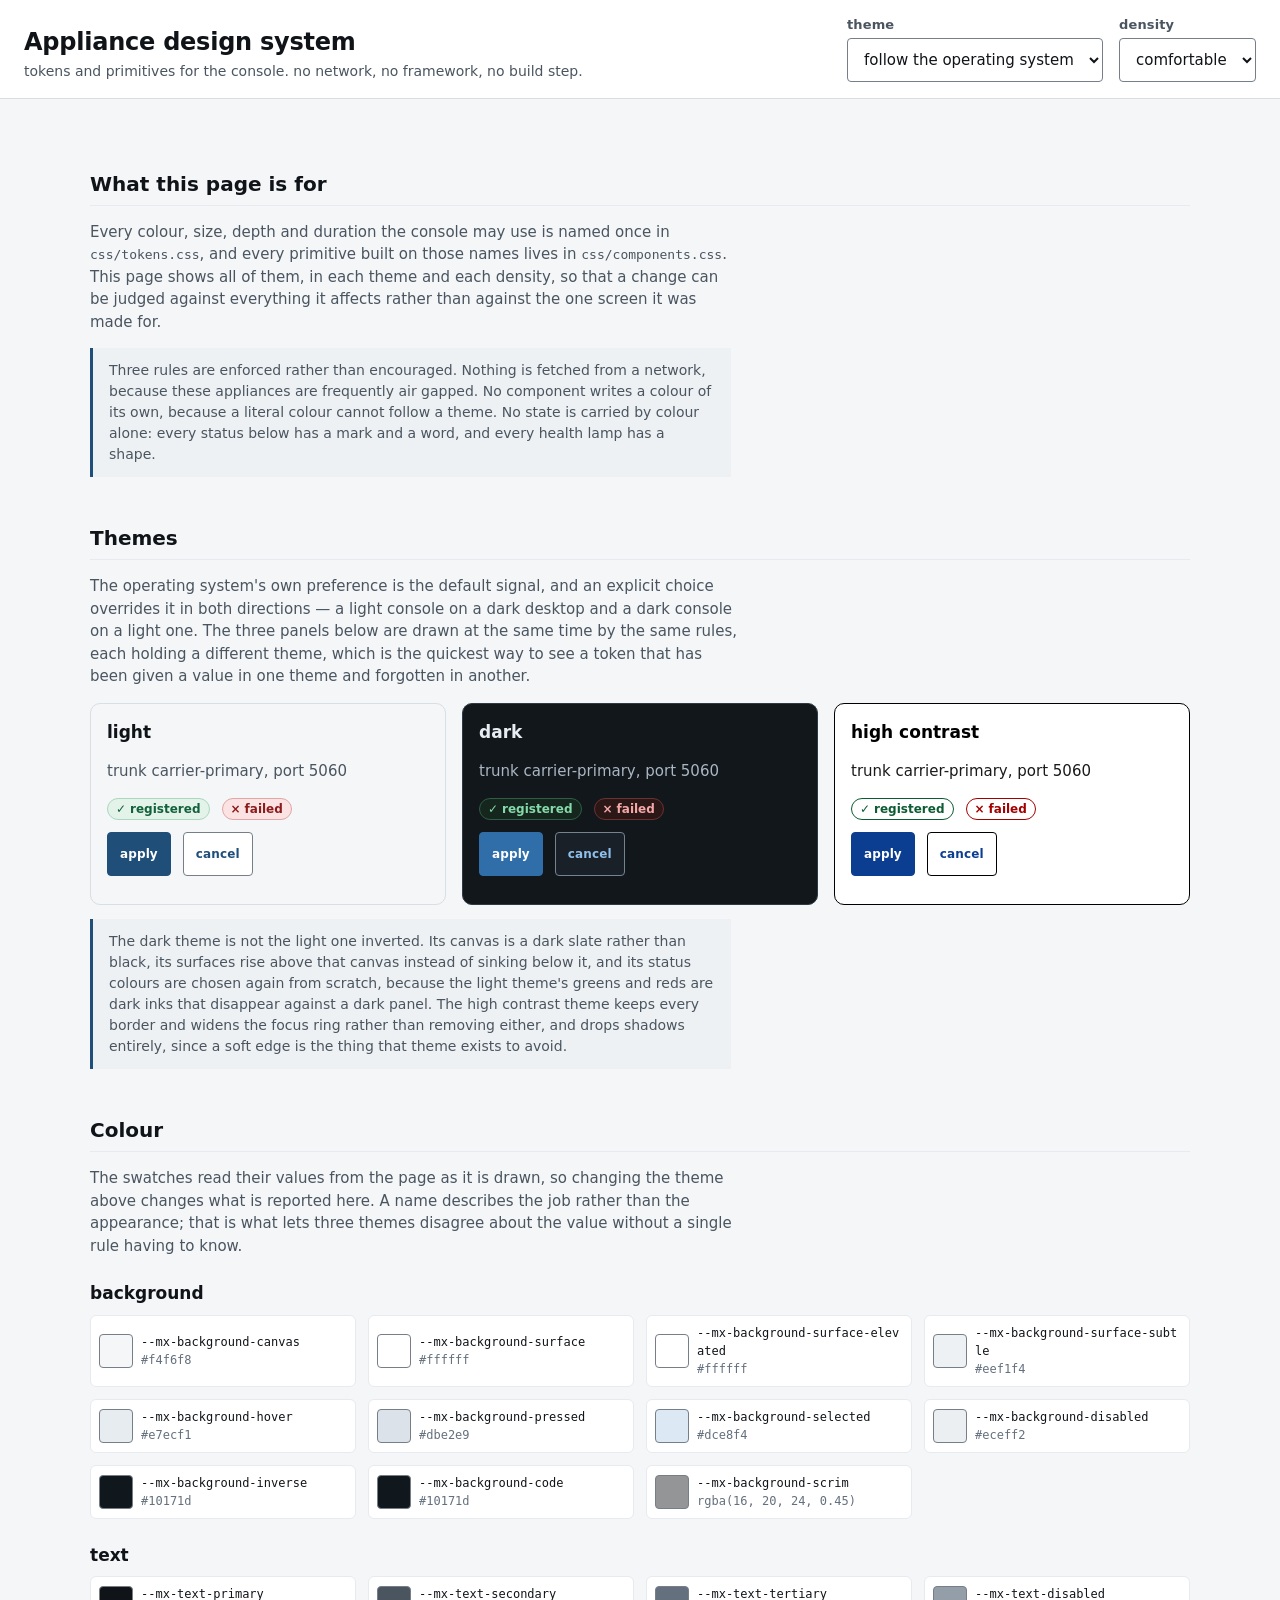
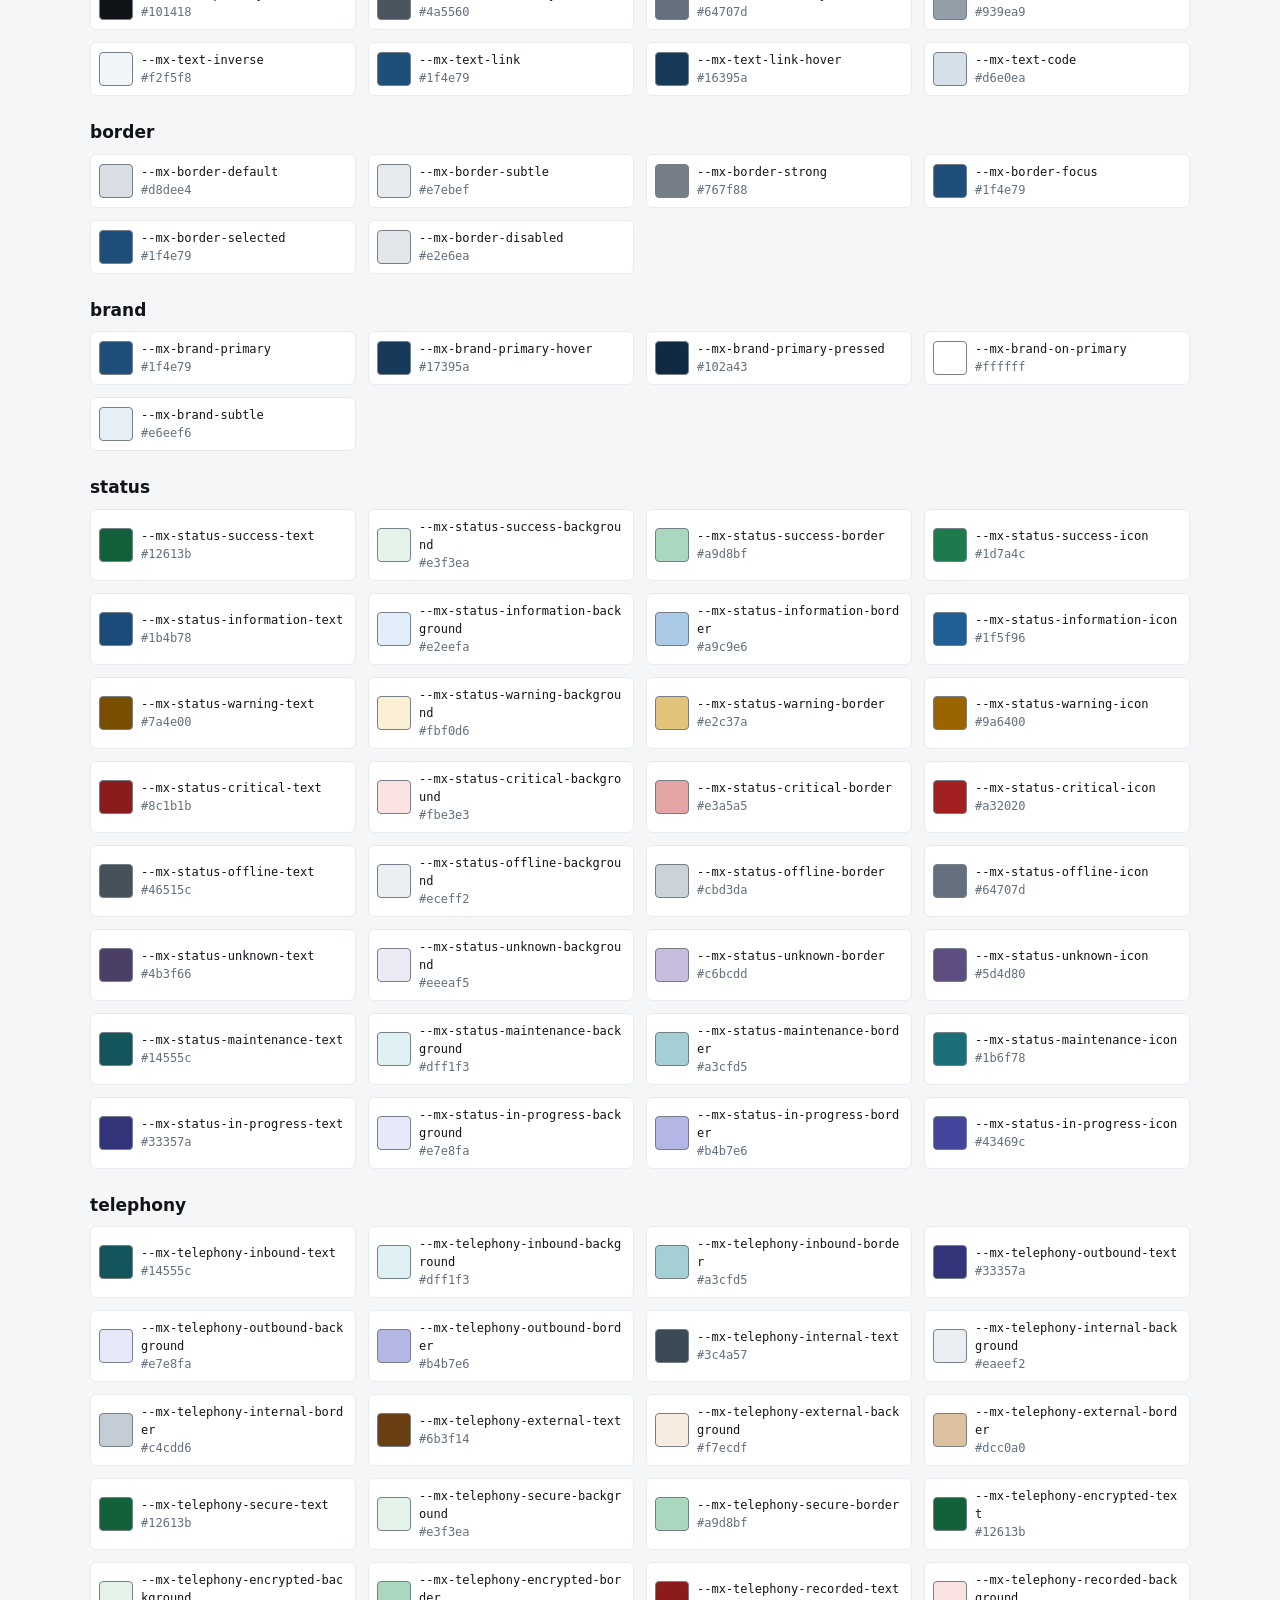
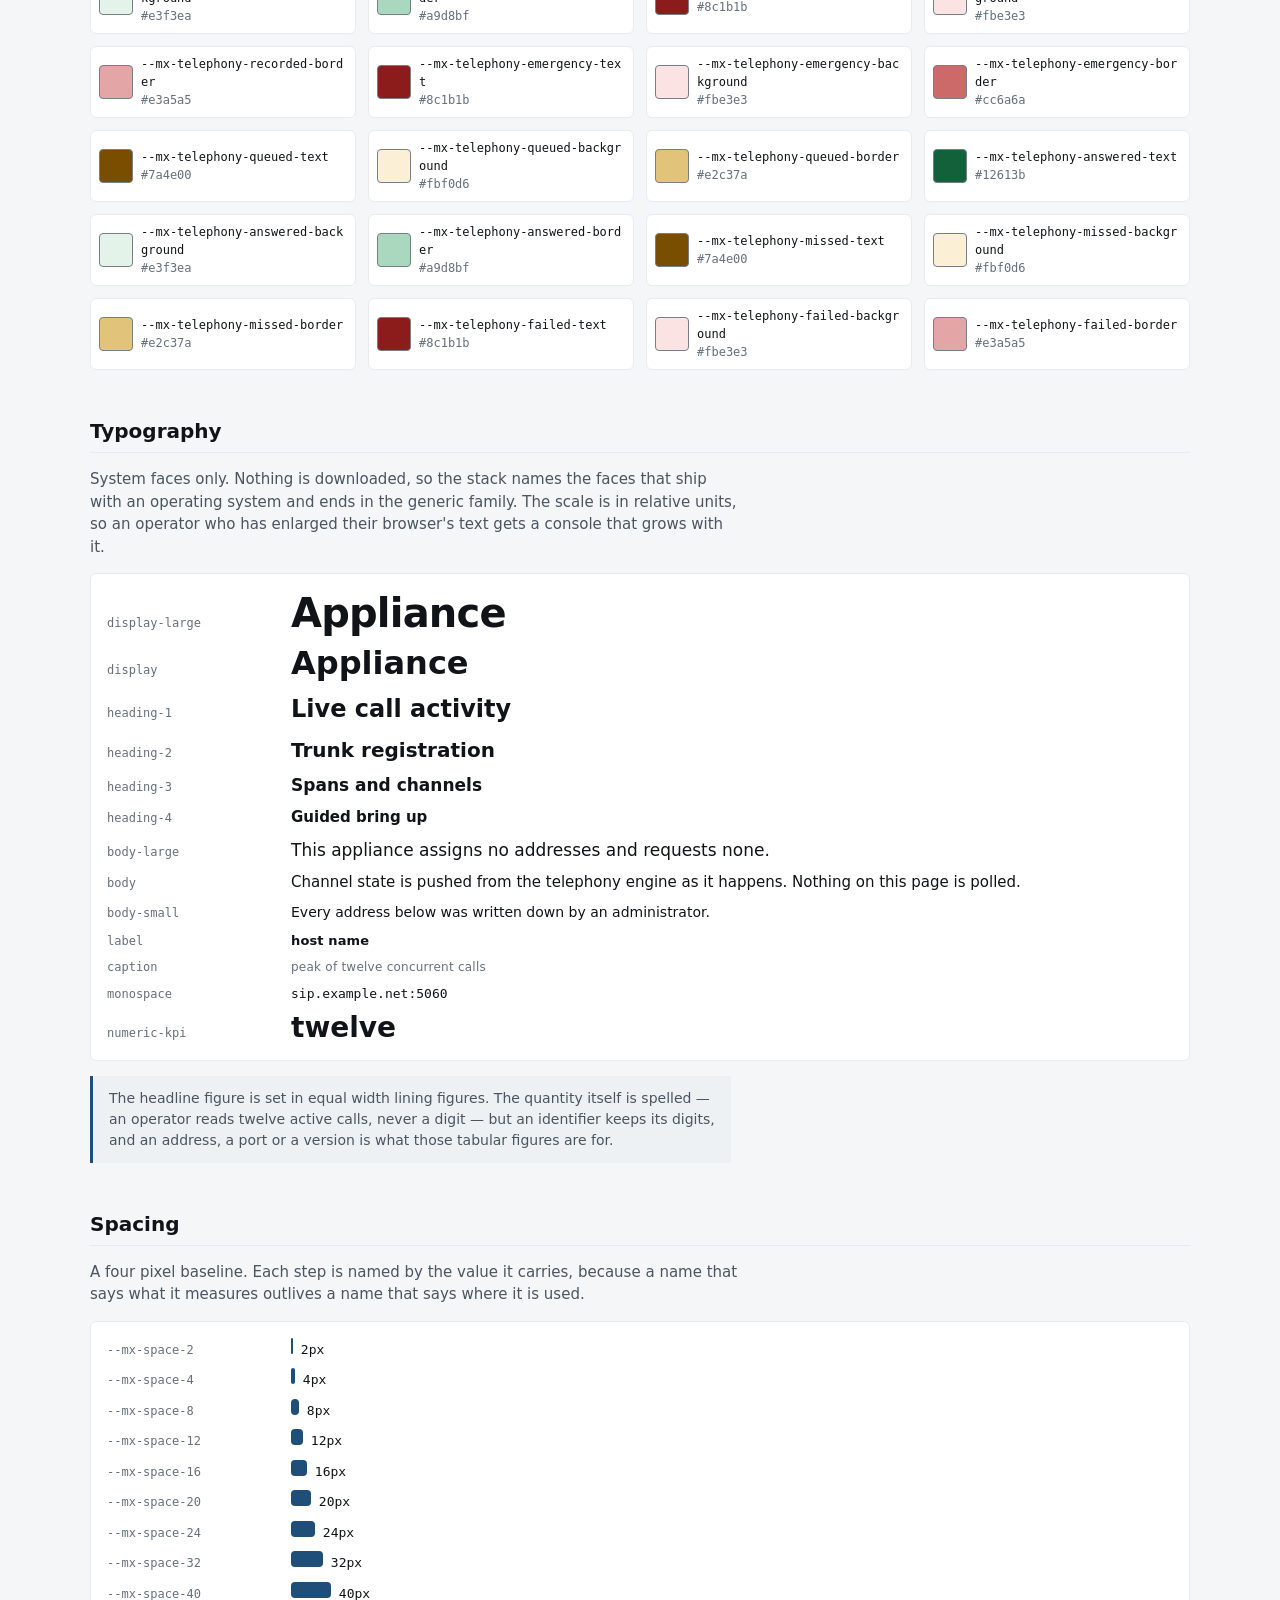
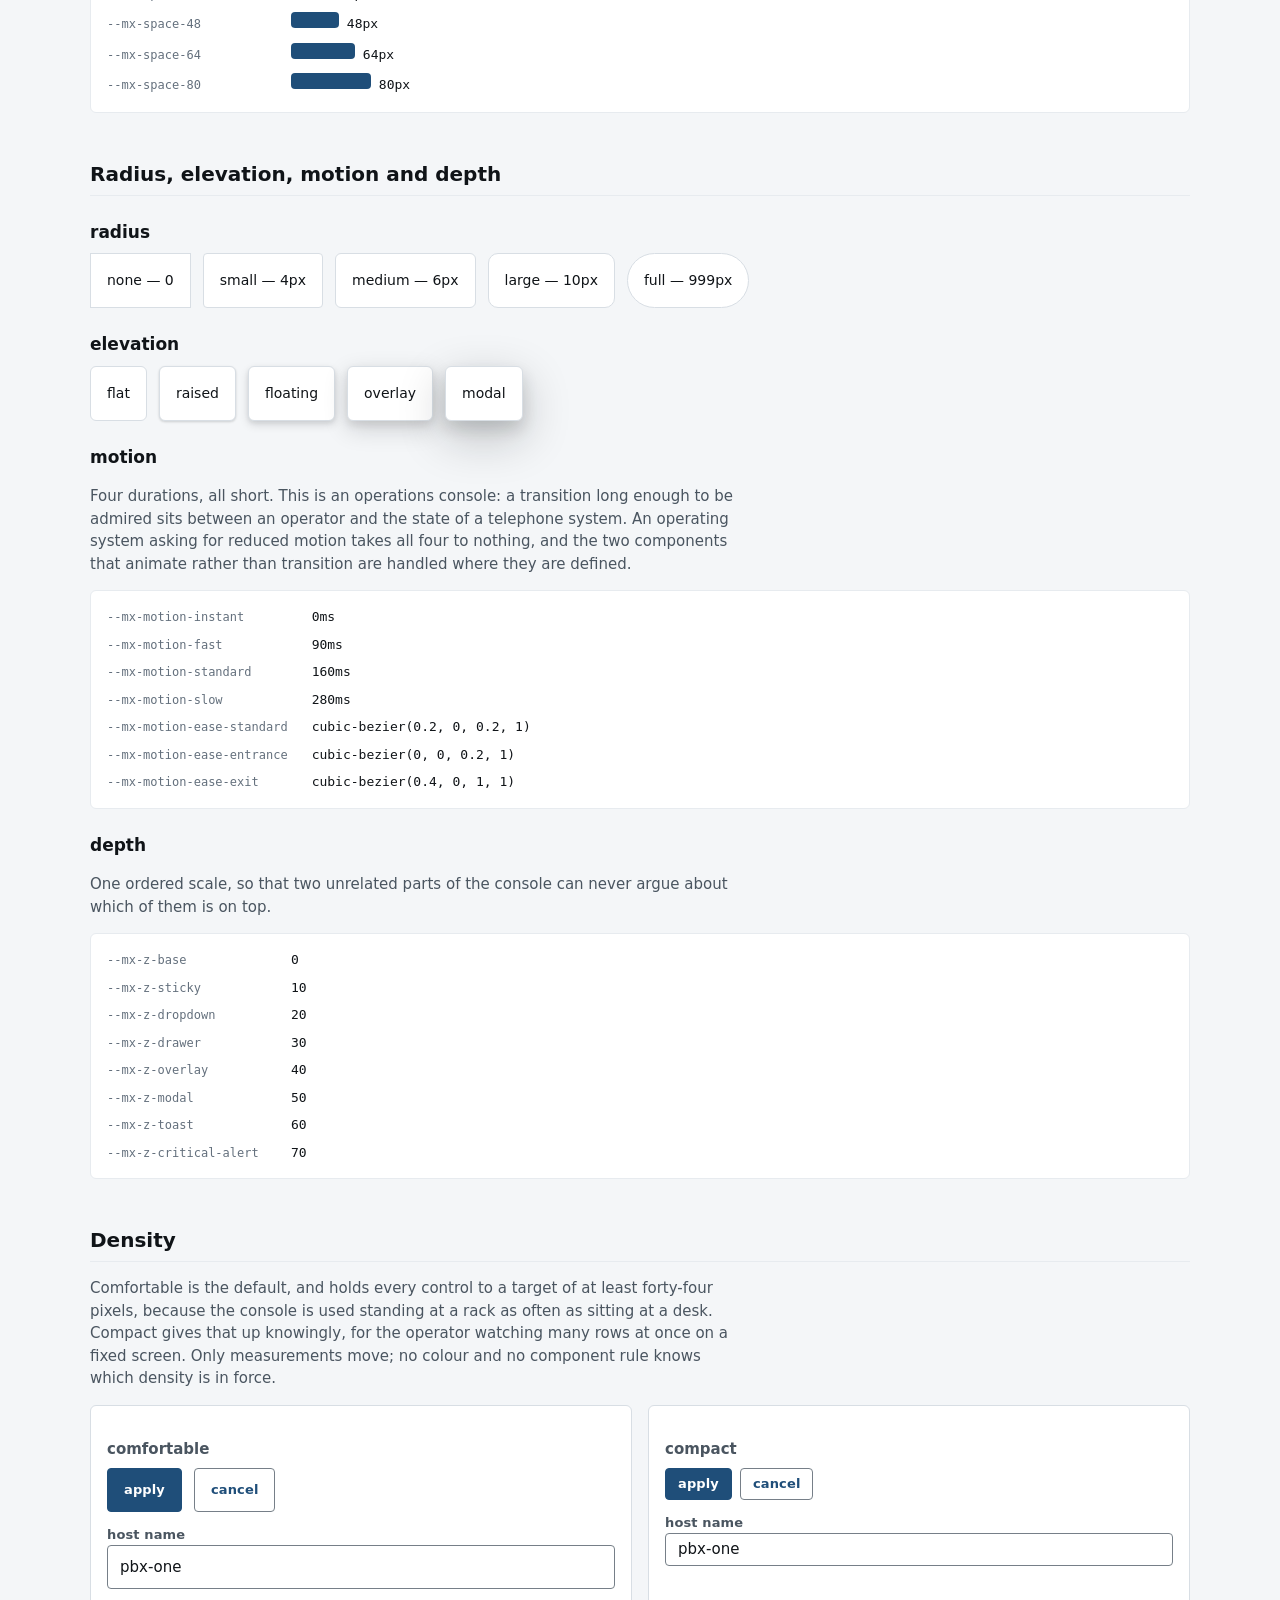
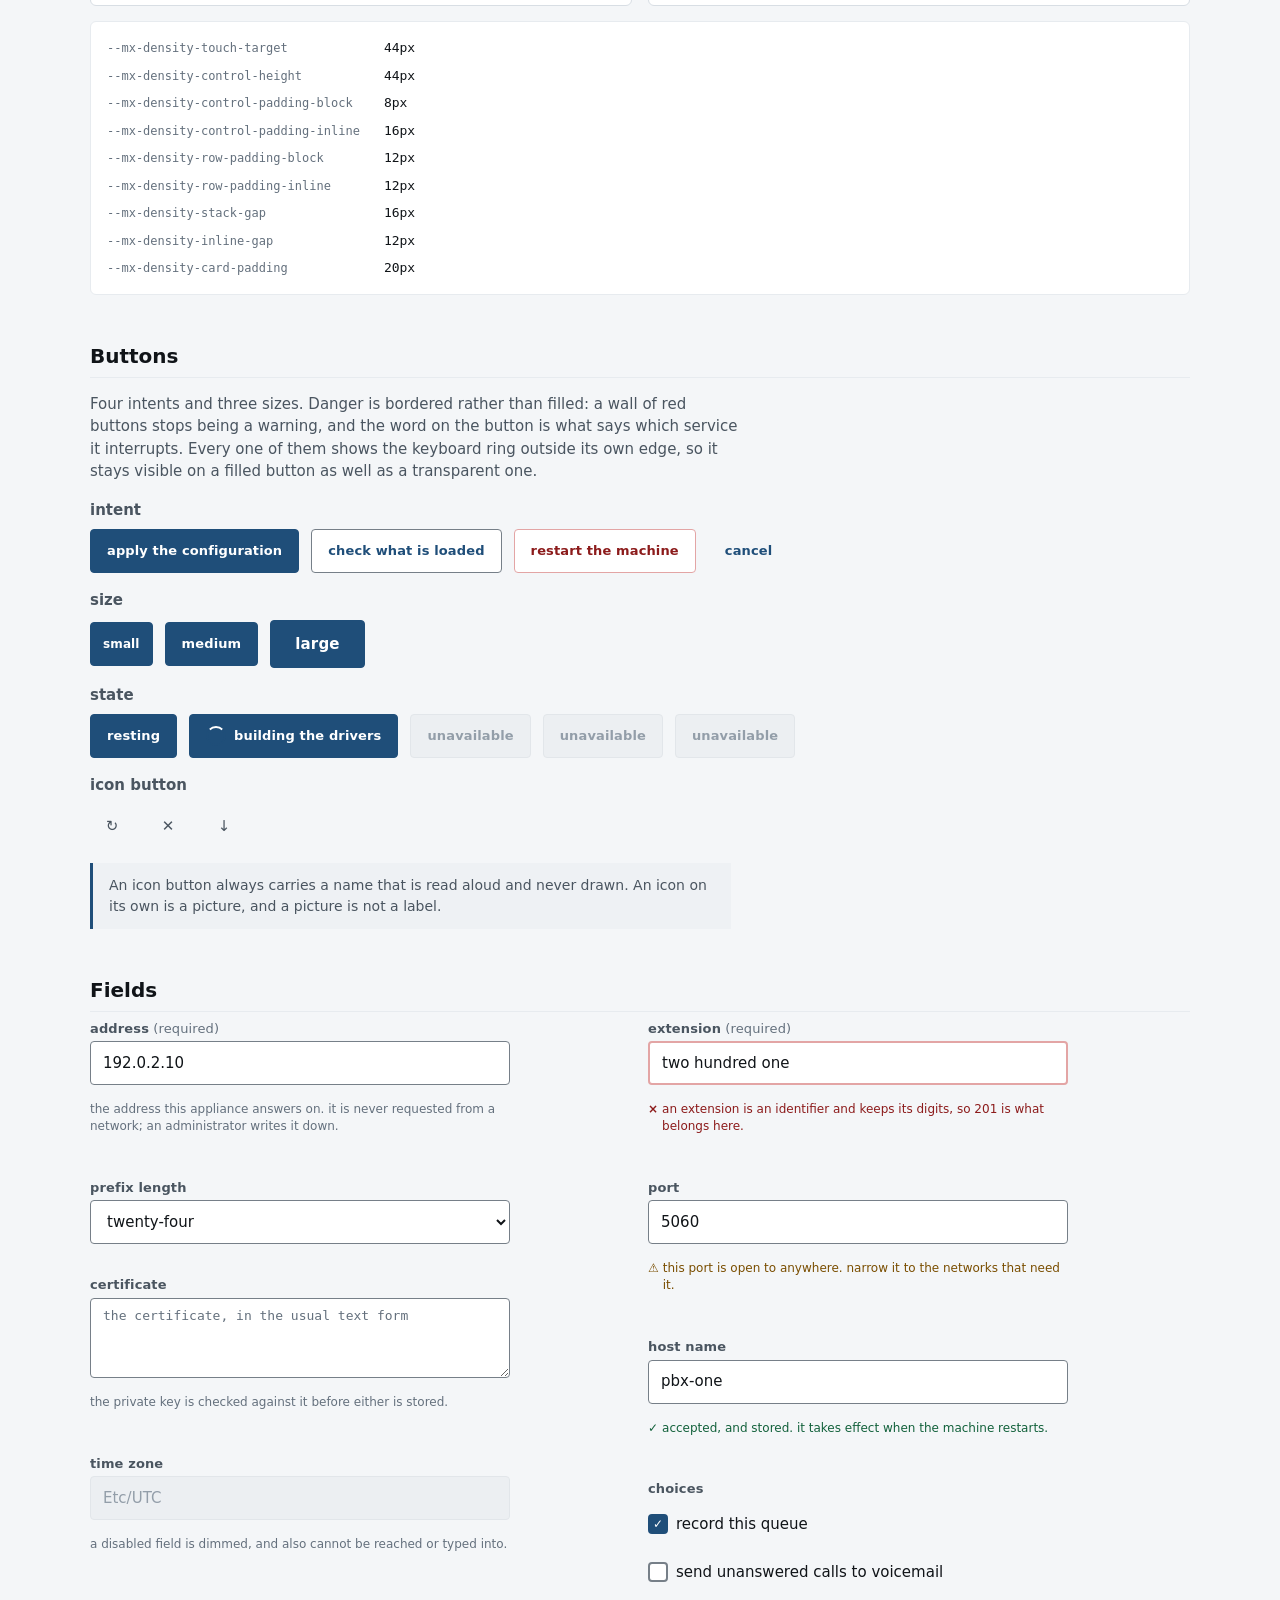
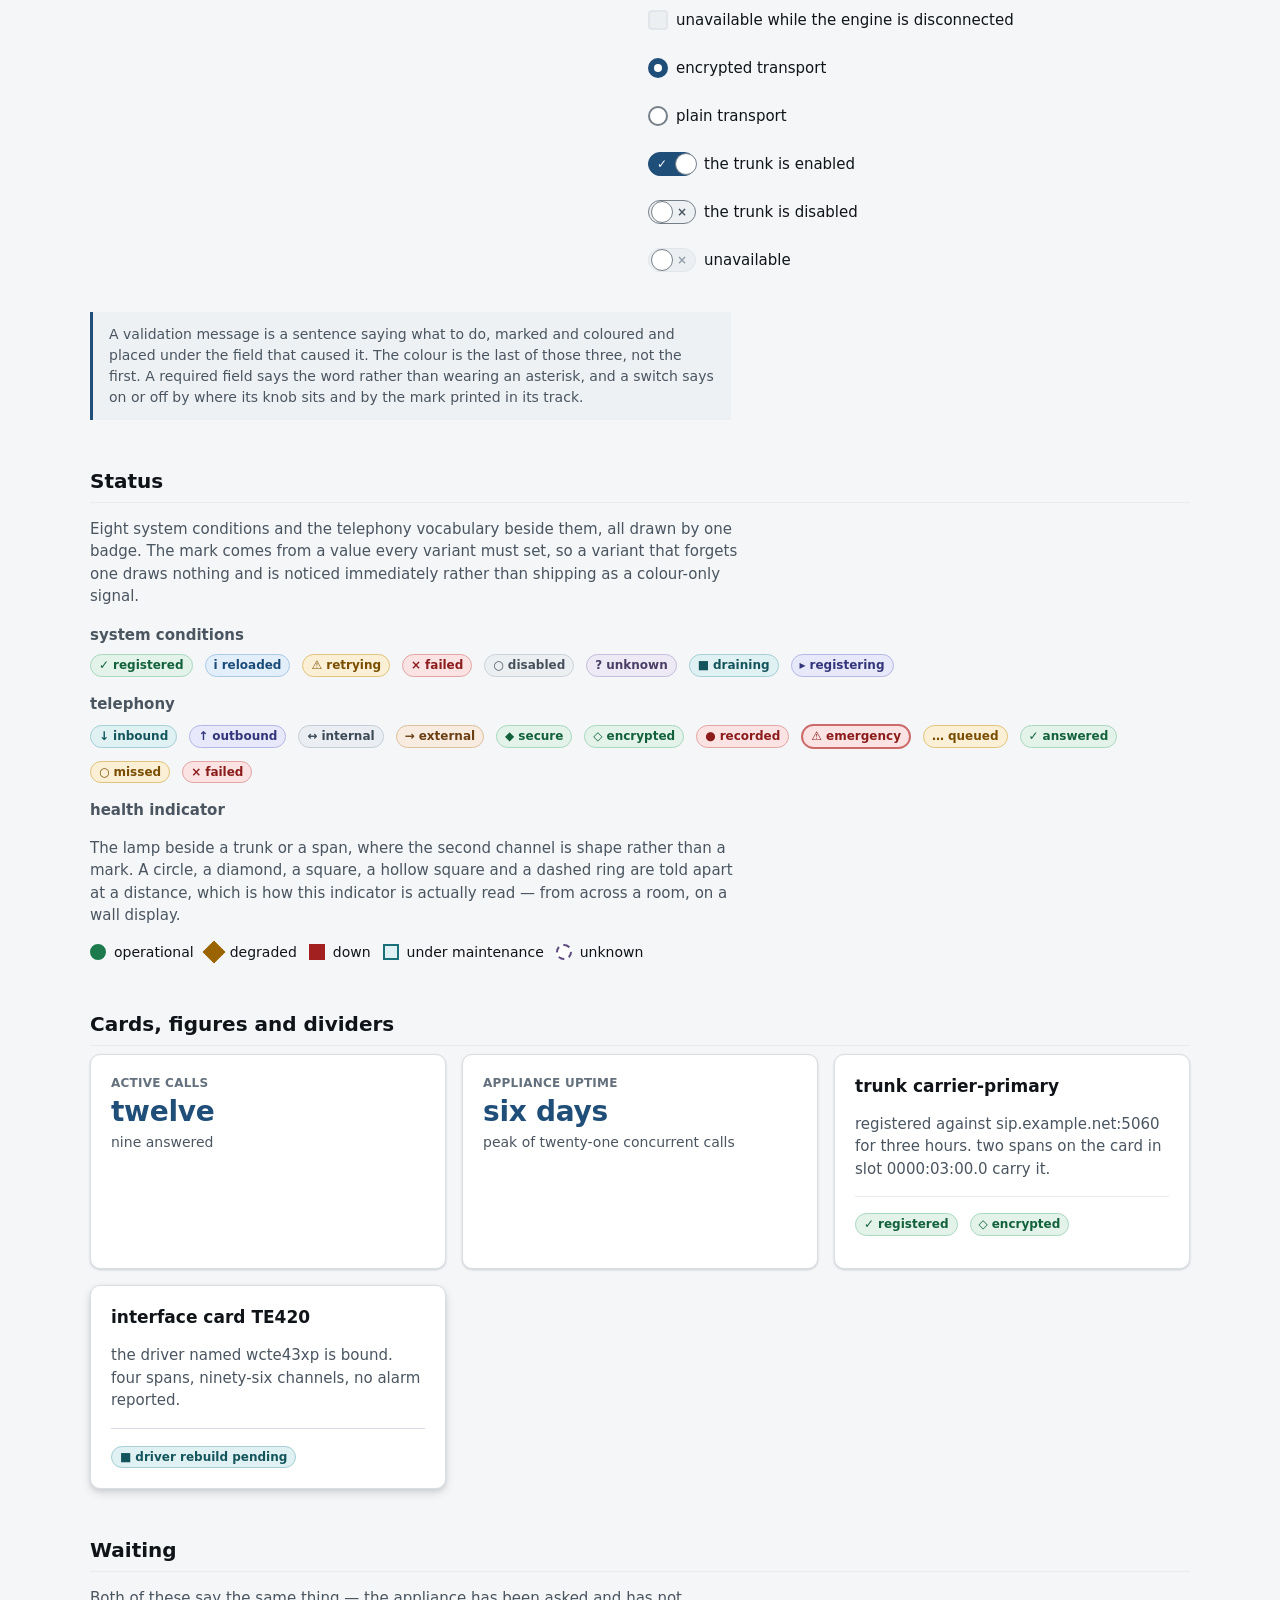
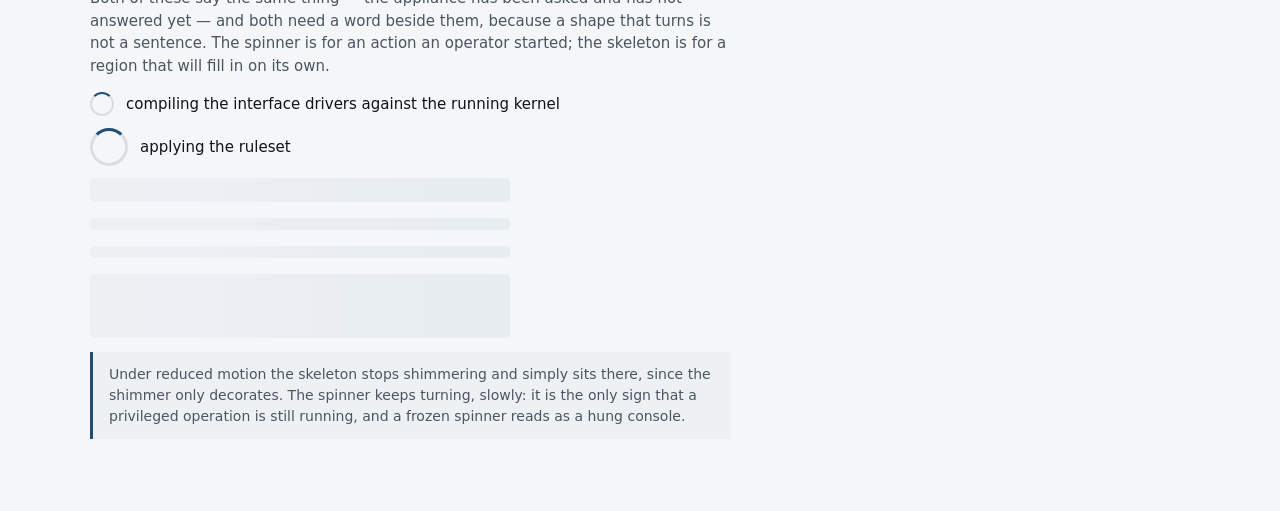
<file: web/design-system.html>
<!DOCTYPE html>
<html lang="en">
<head>
<meta charset="utf-8">
<meta name="viewport" content="width=device-width, initial-scale=1">
<title>Appliance design system</title>

<!-- Relative paths, so this page opens from the appliance and equally from a
     file on a laptop with no server and no network at all. That is the whole
     point of it: the people who have to review this design work on the same
     machines the appliance is installed from. -->
<link rel="stylesheet" href="css/tokens.css">
<link rel="stylesheet" href="css/components.css">

<style>
/* This page's own furniture. It writes no colour and no size of its own; if it
 * needed one, that would be a token the system is missing. */

body {
  margin: 0;
  background: var(--mx-background-canvas);
  color: var(--mx-text-primary);
  font-family: var(--mx-font-sans);
  font-size: var(--mx-type-body-size);
  line-height: var(--mx-type-body-line);
}

.page {
  max-width: 1100px;
  margin: 0 auto;
  padding: var(--mx-space-24);
}

.masthead {
  position: sticky;
  top: 0;
  z-index: var(--mx-z-sticky);
  display: flex;
  flex-wrap: wrap;
  gap: var(--mx-space-16);
  align-items: flex-end;
  justify-content: space-between;
  padding: var(--mx-space-16) var(--mx-space-24);
  border-bottom: 1px solid var(--mx-border-default);
  background: var(--mx-background-surface);
}

.masthead h1 {
  margin: 0;
  font-size: var(--mx-type-heading-1-size);
  font-weight: var(--mx-type-heading-1-weight);
  line-height: var(--mx-type-heading-1-line);
  letter-spacing: var(--mx-type-heading-1-tracking);
}

.masthead p {
  margin: var(--mx-space-4) 0 0;
  color: var(--mx-text-secondary);
  font-size: var(--mx-type-body-small-size);
}

.switches {
  display: flex;
  flex-wrap: wrap;
  gap: var(--mx-space-16);
}

.switch-group {
  display: flex;
  flex-direction: column;
  gap: var(--mx-space-4);
}

section {
  margin: var(--mx-space-48) 0;
}

section > h2 {
  margin: 0 0 var(--mx-space-8);
  padding-bottom: var(--mx-space-8);
  border-bottom: 1px solid var(--mx-border-subtle);
  font-size: var(--mx-type-heading-2-size);
  font-weight: var(--mx-type-heading-2-weight);
  line-height: var(--mx-type-heading-2-line);
}

section > p {
  max-width: 68ch;
  color: var(--mx-text-secondary);
  font-size: var(--mx-type-body-size);
}

h3 {
  margin: var(--mx-space-24) 0 var(--mx-space-8);
  font-size: var(--mx-type-heading-3-size);
  font-weight: var(--mx-type-heading-3-weight);
}

h4 {
  margin: var(--mx-space-16) 0 var(--mx-space-8);
  color: var(--mx-text-secondary);
  font-size: var(--mx-type-heading-4-size);
  font-weight: var(--mx-type-heading-4-weight);
}

code, .value {
  font-family: var(--mx-font-mono);
  font-size: var(--mx-type-monospace-size);
}

.row {
  display: flex;
  flex-wrap: wrap;
  gap: var(--mx-density-inline-gap);
  align-items: center;
  margin-bottom: var(--mx-space-12);
}

.stack {
  display: flex;
  flex-direction: column;
  gap: var(--mx-density-stack-gap);
  max-width: 420px;
}

.swatches {
  display: grid;
  grid-template-columns: repeat(auto-fill, minmax(220px, 1fr));
  gap: var(--mx-space-12);
}

.swatch {
  display: flex;
  gap: var(--mx-space-8);
  align-items: center;
  padding: var(--mx-space-8);
  border: 1px solid var(--mx-border-subtle);
  border-radius: var(--mx-radius-medium);
  background: var(--mx-background-surface);
}

.swatch__chip {
  flex: none;
  width: var(--mx-space-32);
  height: var(--mx-space-32);
  border: 1px solid var(--mx-border-strong);
  border-radius: var(--mx-radius-small);
}

.swatch__name {
  font-family: var(--mx-font-mono);
  font-size: var(--mx-type-caption-size);
  word-break: break-all;
}

.swatch__value {
  color: var(--mx-text-tertiary);
  font-family: var(--mx-font-mono);
  font-size: var(--mx-type-caption-size);
}

.specimen {
  display: grid;
  grid-template-columns: minmax(160px, auto) minmax(0, 1fr);
  gap: var(--mx-space-8) var(--mx-space-24);
  align-items: baseline;
  padding: var(--mx-space-16);
  border: 1px solid var(--mx-border-subtle);
  border-radius: var(--mx-radius-medium);
  background: var(--mx-background-surface);
}

.specimen dt {
  color: var(--mx-text-tertiary);
  font-family: var(--mx-font-mono);
  font-size: var(--mx-type-caption-size);
}

.specimen dd { margin: 0; }

.ruler {
  display: inline-block;
  height: var(--mx-space-16);
  border-radius: var(--mx-radius-small);
  background: var(--mx-brand-primary);
}

.tile {
  padding: var(--mx-space-16);
  border: 1px solid var(--mx-border-default);
  border-radius: var(--mx-radius-medium);
  background: var(--mx-background-surface);
  font-size: var(--mx-type-body-small-size);
}

.theme-previews {
  display: grid;
  grid-template-columns: repeat(auto-fit, minmax(260px, 1fr));
  gap: var(--mx-space-16);
}

.theme-preview {
  padding: var(--mx-space-16);
  border: 1px solid var(--mx-border-default);
  border-radius: var(--mx-radius-large);
  background: var(--mx-background-canvas);
  color: var(--mx-text-primary);
}

.theme-preview h3 {
  margin-top: 0;
  color: var(--mx-text-primary);
}

.grid-two {
  display: grid;
  grid-template-columns: repeat(auto-fit, minmax(280px, 1fr));
  gap: var(--mx-space-16);
}

.note {
  padding: var(--mx-space-12) var(--mx-space-16);
  border-left: 3px solid var(--mx-border-selected);
  background: var(--mx-background-surface-subtle);
  color: var(--mx-text-secondary);
  font-size: var(--mx-type-body-small-size);
}
</style>
</head>
<body>

<a class="mx-skip-link" href="#contents">skip to the design system</a>

<div class="masthead">
  <div>
    <h1>Appliance design system</h1>
    <p>tokens and primitives for the console. no network, no framework, no build step.</p>
  </div>

  <div class="switches">
    <div class="switch-group">
      <label class="mx-label" for="theme-switch">theme</label>
      <select class="mx-select" id="theme-switch">
        <option value="">follow the operating system</option>
        <option value="light">light</option>
        <option value="dark">dark</option>
        <option value="high-contrast">high contrast</option>
      </select>
    </div>

    <div class="switch-group">
      <label class="mx-label" for="density-switch">density</label>
      <select class="mx-select" id="density-switch">
        <option value="comfortable">comfortable</option>
        <option value="compact">compact</option>
      </select>
    </div>
  </div>
</div>

<main class="page" id="contents">

<section>
  <h2>What this page is for</h2>
  <p>
    Every colour, size, depth and duration the console may use is named once in
    <code>css/tokens.css</code>, and every primitive built on those names lives
    in <code>css/components.css</code>. This page shows all of them, in each
    theme and each density, so that a change can be judged against everything it
    affects rather than against the one screen it was made for.
  </p>
  <p class="note">
    Three rules are enforced rather than encouraged. Nothing is fetched from a
    network, because these appliances are frequently air gapped. No component
    writes a colour of its own, because a literal colour cannot follow a theme.
    No state is carried by colour alone: every status below has a mark and a
    word, and every health lamp has a shape.
  </p>
</section>

<section>
  <h2>Themes</h2>
  <p>
    The operating system's own preference is the default signal, and an explicit
    choice overrides it in both directions — a light console on a dark desktop
    and a dark console on a light one. The three panels below are drawn at the
    same time by the same rules, each holding a different theme, which is the
    quickest way to see a token that has been given a value in one theme and
    forgotten in another.
  </p>

  <div class="theme-previews">
    <div class="theme-preview" data-theme="light">
      <h3>light</h3>
      <p class="mx-card__body">trunk carrier-primary, port 5060</p>
      <div class="row">
        <span class="mx-status mx-status--success">registered</span>
        <span class="mx-status mx-status--critical">failed</span>
      </div>
      <div class="row">
        <button type="button" class="mx-button mx-button--primary mx-button--small">apply</button>
        <button type="button" class="mx-button mx-button--secondary mx-button--small">cancel</button>
      </div>
    </div>

    <div class="theme-preview" data-theme="dark">
      <h3>dark</h3>
      <p class="mx-card__body">trunk carrier-primary, port 5060</p>
      <div class="row">
        <span class="mx-status mx-status--success">registered</span>
        <span class="mx-status mx-status--critical">failed</span>
      </div>
      <div class="row">
        <button type="button" class="mx-button mx-button--primary mx-button--small">apply</button>
        <button type="button" class="mx-button mx-button--secondary mx-button--small">cancel</button>
      </div>
    </div>

    <div class="theme-preview" data-theme="high-contrast">
      <h3>high contrast</h3>
      <p class="mx-card__body">trunk carrier-primary, port 5060</p>
      <div class="row">
        <span class="mx-status mx-status--success">registered</span>
        <span class="mx-status mx-status--critical">failed</span>
      </div>
      <div class="row">
        <button type="button" class="mx-button mx-button--primary mx-button--small">apply</button>
        <button type="button" class="mx-button mx-button--secondary mx-button--small">cancel</button>
      </div>
    </div>
  </div>

  <p class="note">
    The dark theme is not the light one inverted. Its canvas is a dark slate
    rather than black, its surfaces rise above that canvas instead of sinking
    below it, and its status colours are chosen again from scratch, because the
    light theme's greens and reds are dark inks that disappear against a dark
    panel. The high contrast theme keeps every border and widens the focus ring
    rather than removing either, and drops shadows entirely, since a soft edge
    is the thing that theme exists to avoid.
  </p>
</section>

<section>
  <h2>Colour</h2>
  <p>
    The swatches read their values from the page as it is drawn, so changing the
    theme above changes what is reported here. A name describes the job rather
    than the appearance; that is what lets three themes disagree about the value
    without a single rule having to know.
  </p>
  <div id="colour-tokens"></div>
</section>

<section>
  <h2>Typography</h2>
  <p>
    System faces only. Nothing is downloaded, so the stack names the faces that
    ship with an operating system and ends in the generic family. The scale is
    in relative units, so an operator who has enlarged their browser's text gets
    a console that grows with it.
  </p>

  <dl class="specimen">
    <dt>display-large</dt>
    <dd style="font-size: var(--mx-type-display-large-size); font-weight: var(--mx-type-display-large-weight); line-height: var(--mx-type-display-large-line); letter-spacing: var(--mx-type-display-large-tracking);">Appliance</dd>

    <dt>display</dt>
    <dd style="font-size: var(--mx-type-display-size); font-weight: var(--mx-type-display-weight); line-height: var(--mx-type-display-line);">Appliance</dd>

    <dt>heading-1</dt>
    <dd style="font-size: var(--mx-type-heading-1-size); font-weight: var(--mx-type-heading-1-weight);">Live call activity</dd>

    <dt>heading-2</dt>
    <dd style="font-size: var(--mx-type-heading-2-size); font-weight: var(--mx-type-heading-2-weight);">Trunk registration</dd>

    <dt>heading-3</dt>
    <dd style="font-size: var(--mx-type-heading-3-size); font-weight: var(--mx-type-heading-3-weight);">Spans and channels</dd>

    <dt>heading-4</dt>
    <dd style="font-size: var(--mx-type-heading-4-size); font-weight: var(--mx-type-heading-4-weight);">Guided bring up</dd>

    <dt>body-large</dt>
    <dd style="font-size: var(--mx-type-body-large-size); line-height: var(--mx-type-body-large-line);">
      This appliance assigns no addresses and requests none.
    </dd>

    <dt>body</dt>
    <dd style="font-size: var(--mx-type-body-size); line-height: var(--mx-type-body-line);">
      Channel state is pushed from the telephony engine as it happens. Nothing
      on this page is polled.
    </dd>

    <dt>body-small</dt>
    <dd style="font-size: var(--mx-type-body-small-size);">
      Every address below was written down by an administrator.
    </dd>

    <dt>label</dt>
    <dd style="font-size: var(--mx-type-label-size); font-weight: var(--mx-type-label-weight); letter-spacing: var(--mx-type-label-tracking);">host name</dd>

    <dt>caption</dt>
    <dd style="font-size: var(--mx-type-caption-size); letter-spacing: var(--mx-type-caption-tracking); color: var(--mx-text-tertiary);">peak of twelve concurrent calls</dd>

    <dt>monospace</dt>
    <dd style="font-family: var(--mx-font-mono); font-size: var(--mx-type-monospace-size);">sip.example.net:5060</dd>

    <dt>numeric-kpi</dt>
    <dd style="font-size: var(--mx-type-numeric-kpi-size); font-weight: var(--mx-type-numeric-kpi-weight); line-height: var(--mx-type-numeric-kpi-line); font-variant-numeric: var(--mx-type-numeric-kpi-variant);">twelve</dd>
  </dl>

  <p class="note">
    The headline figure is set in equal width lining figures. The quantity
    itself is spelled — an operator reads twelve active calls, never a digit —
    but an identifier keeps its digits, and an address, a port or a version is
    what those tabular figures are for.
  </p>
</section>

<section>
  <h2>Spacing</h2>
  <p>
    A four pixel baseline. Each step is named by the value it carries, because a
    name that says what it measures outlives a name that says where it is used.
  </p>
  <div id="space-tokens"></div>
</section>

<section>
  <h2>Radius, elevation, motion and depth</h2>

  <h3>radius</h3>
  <div class="row" id="radius-tokens"></div>

  <h3>elevation</h3>
  <div class="row">
    <div class="tile" style="box-shadow: var(--mx-elevation-flat);">flat</div>
    <div class="tile" style="box-shadow: var(--mx-elevation-raised);">raised</div>
    <div class="tile" style="box-shadow: var(--mx-elevation-floating);">floating</div>
    <div class="tile" style="box-shadow: var(--mx-elevation-overlay);">overlay</div>
    <div class="tile" style="box-shadow: var(--mx-elevation-modal);">modal</div>
  </div>

  <h3>motion</h3>
  <p>
    Four durations, all short. This is an operations console: a transition long
    enough to be admired sits between an operator and the state of a telephone
    system. An operating system asking for reduced motion takes all four to
    nothing, and the two components that animate rather than transition are
    handled where they are defined.
  </p>
  <dl class="specimen" id="motion-tokens"></dl>

  <h3>depth</h3>
  <p>
    One ordered scale, so that two unrelated parts of the console can never
    argue about which of them is on top.
  </p>
  <dl class="specimen" id="depth-tokens"></dl>
</section>

<section>
  <h2>Density</h2>
  <p>
    Comfortable is the default, and holds every control to a target of at least
    forty-four pixels, because the console is used standing at a rack as often
    as sitting at a desk. Compact gives that up knowingly, for the operator
    watching many rows at once on a fixed screen. Only measurements move; no
    colour and no component rule knows which density is in force.
  </p>

  <div class="grid-two">
    <div class="tile" data-density="comfortable">
      <h4>comfortable</h4>
      <div class="row">
        <button type="button" class="mx-button mx-button--primary">apply</button>
        <button type="button" class="mx-button mx-button--secondary">cancel</button>
      </div>
      <label class="mx-label" for="density-sample-one">host name</label>
      <input class="mx-input" id="density-sample-one" type="text" value="pbx-one">
    </div>

    <div class="tile" data-density="compact">
      <h4>compact</h4>
      <div class="row">
        <button type="button" class="mx-button mx-button--primary">apply</button>
        <button type="button" class="mx-button mx-button--secondary">cancel</button>
      </div>
      <label class="mx-label" for="density-sample-two">host name</label>
      <input class="mx-input" id="density-sample-two" type="text" value="pbx-one">
    </div>
  </div>
  <dl class="specimen" id="density-tokens"></dl>
</section>

<section>
  <h2>Buttons</h2>
  <p>
    Four intents and three sizes. Danger is bordered rather than filled: a wall
    of red buttons stops being a warning, and the word on the button is what
    says which service it interrupts. Every one of them shows the keyboard ring
    outside its own edge, so it stays visible on a filled button as well as a
    transparent one.
  </p>

  <h4>intent</h4>
  <div class="row">
    <button type="button" class="mx-button mx-button--primary">apply the configuration</button>
    <button type="button" class="mx-button mx-button--secondary">check what is loaded</button>
    <button type="button" class="mx-button mx-button--danger">restart the machine</button>
    <button type="button" class="mx-button mx-button--ghost">cancel</button>
  </div>

  <h4>size</h4>
  <div class="row">
    <button type="button" class="mx-button mx-button--primary mx-button--small">small</button>
    <button type="button" class="mx-button mx-button--primary">medium</button>
    <button type="button" class="mx-button mx-button--primary mx-button--large">large</button>
  </div>

  <h4>state</h4>
  <div class="row">
    <button type="button" class="mx-button mx-button--primary">resting</button>
    <button type="button" class="mx-button mx-button--primary mx-button--loading" aria-busy="true">building the drivers</button>
    <button type="button" class="mx-button mx-button--primary" disabled>unavailable</button>
    <button type="button" class="mx-button mx-button--secondary" disabled>unavailable</button>
    <button type="button" class="mx-button mx-button--danger" disabled>unavailable</button>
  </div>

  <h4>icon button</h4>
  <div class="row">
    <button type="button" class="mx-icon-button">
      <span aria-hidden="true">&#x21bb;</span>
      <span class="mx-visually-hidden">refresh the call history</span>
    </button>
    <button type="button" class="mx-icon-button">
      <span aria-hidden="true">&#x2715;</span>
      <span class="mx-visually-hidden">dismiss this notice</span>
    </button>
    <button type="button" class="mx-icon-button" disabled>
      <span aria-hidden="true">&#x2193;</span>
      <span class="mx-visually-hidden">download a backup</span>
    </button>
  </div>
  <p class="note">
    An icon button always carries a name that is read aloud and never drawn. An
    icon on its own is a picture, and a picture is not a label.
  </p>
</section>

<section>
  <h2>Fields</h2>

  <div class="grid-two">
    <div class="stack">
      <div class="mx-field">
        <label class="mx-label mx-label--required" for="field-address">address</label>
        <input class="mx-input" id="field-address" type="text" value="192.0.2.10"
               aria-describedby="field-address-help">
        <p class="mx-help" id="field-address-help">
          the address this appliance answers on. it is never requested from a
          network; an administrator writes it down.
        </p>
      </div>

      <div class="mx-field">
        <label class="mx-label" for="field-prefix">prefix length</label>
        <select class="mx-select" id="field-prefix">
          <option>twenty-four</option>
          <option>twenty-five</option>
          <option>twenty-six</option>
        </select>
      </div>

      <div class="mx-field">
        <label class="mx-label" for="field-certificate">certificate</label>
        <textarea class="mx-textarea" id="field-certificate" rows="3" spellcheck="false"
                  placeholder="the certificate, in the usual text form"></textarea>
        <p class="mx-help">the private key is checked against it before either is stored.</p>
      </div>

      <div class="mx-field">
        <label class="mx-label" for="field-disabled">time zone</label>
        <input class="mx-input" id="field-disabled" type="text" value="Etc/UTC" disabled>
        <p class="mx-help">a disabled field is dimmed, and also cannot be reached or typed into.</p>
      </div>
    </div>

    <div class="stack">
      <div class="mx-field">
        <label class="mx-label mx-label--required" for="field-extension">extension</label>
        <input class="mx-input" id="field-extension" type="text" value="two hundred one"
               aria-invalid="true" aria-describedby="field-extension-error">
        <p class="mx-validation mx-validation--error" id="field-extension-error">
          an extension is an identifier and keeps its digits, so 201 is what
          belongs here.
        </p>
      </div>

      <div class="mx-field">
        <label class="mx-label" for="field-port">port</label>
        <input class="mx-input" id="field-port" type="text" value="5060">
        <p class="mx-validation mx-validation--warning">
          this port is open to anywhere. narrow it to the networks that need it.
        </p>
      </div>

      <div class="mx-field">
        <label class="mx-label" for="field-hostname">host name</label>
        <input class="mx-input" id="field-hostname" type="text" value="pbx-one">
        <p class="mx-validation mx-validation--success">
          accepted, and stored. it takes effect when the machine restarts.
        </p>
      </div>

      <div class="mx-field">
        <span class="mx-label">choices</span>
        <label class="mx-choice">
          <input class="mx-checkbox" type="checkbox" checked>
          record this queue
        </label>
        <label class="mx-choice">
          <input class="mx-checkbox" type="checkbox">
          send unanswered calls to voicemail
        </label>
        <label class="mx-choice">
          <input class="mx-checkbox" type="checkbox" disabled>
          unavailable while the engine is disconnected
        </label>
        <label class="mx-choice">
          <input class="mx-radio" type="radio" name="transport" checked>
          encrypted transport
        </label>
        <label class="mx-choice">
          <input class="mx-radio" type="radio" name="transport">
          plain transport
        </label>
        <label class="mx-choice">
          <input class="mx-switch" type="checkbox" checked>
          the trunk is enabled
        </label>
        <label class="mx-choice">
          <input class="mx-switch" type="checkbox">
          the trunk is disabled
        </label>
        <label class="mx-choice">
          <input class="mx-switch" type="checkbox" disabled>
          unavailable
        </label>
      </div>
    </div>
  </div>

  <p class="note">
    A validation message is a sentence saying what to do, marked and coloured
    and placed under the field that caused it. The colour is the last of those
    three, not the first. A required field says the word rather than wearing an
    asterisk, and a switch says on or off by where its knob sits and by the mark
    printed in its track.
  </p>
</section>

<section>
  <h2>Status</h2>
  <p>
    Eight system conditions and the telephony vocabulary beside them, all drawn
    by one badge. The mark comes from a value every variant must set, so a
    variant that forgets one draws nothing and is noticed immediately rather
    than shipping as a colour-only signal.
  </p>

  <h4>system conditions</h4>
  <div class="row">
    <span class="mx-status mx-status--success">registered</span>
    <span class="mx-status mx-status--information">reloaded</span>
    <span class="mx-status mx-status--warning">retrying</span>
    <span class="mx-status mx-status--critical">failed</span>
    <span class="mx-status mx-status--offline">disabled</span>
    <span class="mx-status mx-status--unknown">unknown</span>
    <span class="mx-status mx-status--maintenance">draining</span>
    <span class="mx-status mx-status--in-progress">registering</span>
  </div>

  <h4>telephony</h4>
  <div class="row">
    <span class="mx-status mx-status--inbound">inbound</span>
    <span class="mx-status mx-status--outbound">outbound</span>
    <span class="mx-status mx-status--internal">internal</span>
    <span class="mx-status mx-status--external">external</span>
    <span class="mx-status mx-status--secure">secure</span>
    <span class="mx-status mx-status--encrypted">encrypted</span>
    <span class="mx-status mx-status--recorded">recorded</span>
    <span class="mx-status mx-status--emergency">emergency</span>
    <span class="mx-status mx-status--queued">queued</span>
    <span class="mx-status mx-status--answered">answered</span>
    <span class="mx-status mx-status--missed">missed</span>
    <span class="mx-status mx-status--failed">failed</span>
  </div>

  <h4>health indicator</h4>
  <p>
    The lamp beside a trunk or a span, where the second channel is shape rather
    than a mark. A circle, a diamond, a square, a hollow square and a dashed
    ring are told apart at a distance, which is how this indicator is actually
    read — from across a room, on a wall display.
  </p>
  <div class="row">
    <span class="mx-health mx-health--operational">
      <span class="mx-health__lamp" aria-hidden="true"></span>operational
    </span>
    <span class="mx-health mx-health--degraded">
      <span class="mx-health__lamp" aria-hidden="true"></span>degraded
    </span>
    <span class="mx-health mx-health--down">
      <span class="mx-health__lamp" aria-hidden="true"></span>down
    </span>
    <span class="mx-health mx-health--maintenance">
      <span class="mx-health__lamp" aria-hidden="true"></span>under maintenance
    </span>
    <span class="mx-health mx-health--unknown">
      <span class="mx-health__lamp" aria-hidden="true"></span>unknown
    </span>
  </div>
</section>

<section>
  <h2>Cards, figures and dividers</h2>

  <div class="grid-two">
    <div class="mx-kpi">
      <span class="mx-kpi__label">active calls</span>
      <span class="mx-kpi__figure">twelve</span>
      <span class="mx-kpi__caption">nine answered</span>
    </div>

    <div class="mx-kpi">
      <span class="mx-kpi__label">appliance uptime</span>
      <span class="mx-kpi__figure">six days</span>
      <span class="mx-kpi__caption">peak of twenty-one concurrent calls</span>
    </div>

    <div class="mx-card">
      <h3 class="mx-card__title">trunk carrier-primary</h3>
      <p class="mx-card__body">
        registered against sip.example.net:5060 for three hours. two spans on
        the card in slot 0000:03:00.0 carry it.
      </p>
      <hr class="mx-divider">
      <div class="row">
        <span class="mx-status mx-status--success">registered</span>
        <span class="mx-status mx-status--encrypted">encrypted</span>
      </div>
    </div>

    <div class="mx-card mx-card--elevated">
      <h3 class="mx-card__title">interface card TE420</h3>
      <p class="mx-card__body">
        the driver named wcte43xp is bound. four spans, ninety-six channels, no
        alarm reported.
      </p>
      <hr class="mx-divider mx-divider--strong">
      <span class="mx-status mx-status--maintenance">driver rebuild pending</span>
    </div>
  </div>
</section>

<section>
  <h2>Waiting</h2>
  <p>
    Both of these say the same thing — the appliance has been asked and has not
    answered yet — and both need a word beside them, because a shape that turns
    is not a sentence. The spinner is for an action an operator started; the
    skeleton is for a region that will fill in on its own.
  </p>

  <div class="row">
    <span class="mx-spinner" role="img" aria-label="working"></span>
    <span>compiling the interface drivers against the running kernel</span>
  </div>

  <div class="row">
    <span class="mx-spinner mx-spinner--large" role="img" aria-label="working"></span>
    <span>applying the ruleset</span>
  </div>

  <div class="stack" aria-hidden="true">
    <span class="mx-skeleton mx-skeleton--title"></span>
    <span class="mx-skeleton mx-skeleton--text"></span>
    <span class="mx-skeleton mx-skeleton--text"></span>
    <span class="mx-skeleton mx-skeleton--block"></span>
  </div>

  <p class="note">
    Under reduced motion the skeleton stops shimmering and simply sits there,
    since the shimmer only decorates. The spinner keeps turning, slowly: it is
    the only sign that a privileged operation is still running, and a frozen
    spinner reads as a hung console.
  </p>
</section>

</main>

<script>
/*
 * The switches, and the token tables that read their own values back from the
 * page. Plain browser scripting in the same style as the console: an immediately
 * invoked function, var declarations, no framework and nothing fetched.
 */
(function () {
    'use strict';

    var root = document.documentElement;

    /* Named here rather than parsed out of the stylesheet, because a browser
     * opening this file directly cannot read the rules of a stylesheet it
     * loaded from disk. A token added to the system and not to this list simply
     * does not appear, which is the failure this page is meant to make
     * obvious. */
    var COLOUR_GROUPS = [
        {
            title: 'background',
            names: [
                'canvas', 'surface', 'surface-elevated', 'surface-subtle',
                'hover', 'pressed', 'selected', 'disabled', 'inverse', 'code',
                'scrim'
            ],
            prefix: '--mx-background-'
        },
        {
            title: 'text',
            names: [
                'primary', 'secondary', 'tertiary', 'disabled', 'inverse',
                'link', 'link-hover', 'code'
            ],
            prefix: '--mx-text-'
        },
        {
            title: 'border',
            names: [
                'default', 'subtle', 'strong', 'focus', 'selected', 'disabled'
            ],
            prefix: '--mx-border-'
        },
        {
            title: 'brand',
            names: [
                'primary', 'primary-hover', 'primary-pressed', 'on-primary',
                'subtle'
            ],
            prefix: '--mx-brand-'
        }
    ];

    var STATUS_CONDITIONS = [
        'success', 'information', 'warning', 'critical',
        'offline', 'unknown', 'maintenance', 'in-progress'
    ];

    var STATUS_ROLES = ['text', 'background', 'border', 'icon'];

    var TELEPHONY_CONDITIONS = [
        'inbound', 'outbound', 'internal', 'external', 'secure', 'encrypted',
        'recorded', 'emergency', 'queued', 'answered', 'missed', 'failed'
    ];

    var TELEPHONY_ROLES = ['text', 'background', 'border'];

    var SPACE_STEPS = [
        '2', '4', '8', '12', '16', '20', '24', '32', '40', '48', '64', '80'
    ];

    var RADIUS_STEPS = ['none', 'small', 'medium', 'large', 'full'];

    var MOTION_STEPS = [
        '--mx-motion-instant', '--mx-motion-fast', '--mx-motion-standard',
        '--mx-motion-slow', '--mx-motion-ease-standard',
        '--mx-motion-ease-entrance', '--mx-motion-ease-exit'
    ];

    var DEPTH_STEPS = [
        '--mx-z-base', '--mx-z-sticky', '--mx-z-dropdown', '--mx-z-drawer',
        '--mx-z-overlay', '--mx-z-modal', '--mx-z-toast', '--mx-z-critical-alert'
    ];

    var DENSITY_STEPS = [
        '--mx-density-touch-target', '--mx-density-control-height',
        '--mx-density-control-padding-block', '--mx-density-control-padding-inline',
        '--mx-density-row-padding-block', '--mx-density-row-padding-inline',
        '--mx-density-stack-gap', '--mx-density-inline-gap',
        '--mx-density-card-padding'
    ];

    function element(tag, className, text) {
        var node = document.createElement(tag);
        if (className) {
            node.className = className;
        }
        if (text !== undefined && text !== null) {
            node.textContent = text;
        }
        return node;
    }

    function valueOf(name) {
        var raw = window.getComputedStyle(root).getPropertyValue(name);
        return raw ? raw.trim() : 'not defined';
    }

    function swatch(name) {
        var holder = element('div', 'swatch');
        var chip = element('span', 'swatch__chip');
        chip.style.background = 'var(' + name + ')';

        var text = element('div');
        text.appendChild(element('div', 'swatch__name', name));
        text.appendChild(element('div', 'swatch__value', valueOf(name)));

        holder.appendChild(chip);
        holder.appendChild(text);
        return holder;
    }

    function swatchGrid(names) {
        var grid = element('div', 'swatches');
        var index;
        for (index = 0; index < names.length; index += 1) {
            grid.appendChild(swatch(names[index]));
        }
        return grid;
    }

    function buildColours() {
        var holder = document.getElementById('colour-tokens');
        var index;
        var step;
        var role;
        var condition;
        var group;
        var names;

        for (index = 0; index < COLOUR_GROUPS.length; index += 1) {
            group = COLOUR_GROUPS[index];
            names = [];
            for (step = 0; step < group.names.length; step += 1) {
                names.push(group.prefix + group.names[step]);
            }
            holder.appendChild(element('h3', null, group.title));
            holder.appendChild(swatchGrid(names));
        }

        holder.appendChild(element('h3', null, 'status'));
        names = [];
        for (index = 0; index < STATUS_CONDITIONS.length; index += 1) {
            condition = STATUS_CONDITIONS[index];
            for (role = 0; role < STATUS_ROLES.length; role += 1) {
                names.push('--mx-status-' + condition + '-' + STATUS_ROLES[role]);
            }
        }
        holder.appendChild(swatchGrid(names));

        holder.appendChild(element('h3', null, 'telephony'));
        names = [];
        for (index = 0; index < TELEPHONY_CONDITIONS.length; index += 1) {
            condition = TELEPHONY_CONDITIONS[index];
            for (role = 0; role < TELEPHONY_ROLES.length; role += 1) {
                names.push('--mx-telephony-' + condition + '-' + TELEPHONY_ROLES[role]);
            }
        }
        holder.appendChild(swatchGrid(names));
    }

    function buildSpacing() {
        var holder = document.getElementById('space-tokens');
        var list = element('dl', 'specimen');
        var index;
        var name;
        var bar;
        var value;

        for (index = 0; index < SPACE_STEPS.length; index += 1) {
            name = '--mx-space-' + SPACE_STEPS[index];
            value = valueOf(name);
            list.appendChild(element('dt', null, name));

            bar = element('dd');
            var rule = element('span', 'ruler');
            rule.style.width = 'var(' + name + ')';
            bar.appendChild(rule);
            bar.appendChild(element('span', 'value', ' ' + value));
            list.appendChild(bar);
        }
        holder.appendChild(list);
    }

    function buildRadius() {
        var holder = document.getElementById('radius-tokens');
        var index;
        var name;
        var tile;

        for (index = 0; index < RADIUS_STEPS.length; index += 1) {
            name = '--mx-radius-' + RADIUS_STEPS[index];
            tile = element('div', 'tile', RADIUS_STEPS[index] + ' — ' + valueOf(name));
            tile.style.borderRadius = 'var(' + name + ')';
            holder.appendChild(tile);
        }
    }

    function buildList(identifier, names) {
        var holder = document.getElementById(identifier);
        var index;

        while (holder.firstChild) {
            holder.removeChild(holder.firstChild);
        }
        for (index = 0; index < names.length; index += 1) {
            holder.appendChild(element('dt', null, names[index]));
            holder.appendChild(element('dd', 'value', valueOf(names[index])));
        }
    }

    /* Every reported value is read from the page as it currently stands, so a
     * change of theme or density has to redraw them or the page would report
     * the previous one. */
    function refreshReportedValues() {
        var swatches = document.querySelectorAll('.swatch');
        var index;
        var name;

        for (index = 0; index < swatches.length; index += 1) {
            name = swatches[index].querySelector('.swatch__name').textContent;
            swatches[index].querySelector('.swatch__value').textContent = valueOf(name);
        }
        buildList('motion-tokens', MOTION_STEPS);
        buildList('depth-tokens', DEPTH_STEPS);
        buildList('density-tokens', DENSITY_STEPS);
    }

    function start() {
        var theme = document.getElementById('theme-switch');
        var density = document.getElementById('density-switch');

        buildColours();
        buildSpacing();
        buildRadius();
        refreshReportedValues();

        theme.addEventListener('change', function () {
            if (theme.value) {
                root.setAttribute('data-theme', theme.value);
            } else {
                root.removeAttribute('data-theme');
            }
            refreshReportedValues();
        });

        density.addEventListener('change', function () {
            root.setAttribute('data-density', density.value);
            refreshReportedValues();
        });

        root.setAttribute('data-density', density.value);
    }

    if (document.readyState === 'loading') {
        document.addEventListener('DOMContentLoaded', start);
    } else {
        start();
    }
}());
</script>

</body>
</html>
</file>
<file: web/css/tokens.css>
/* The semantic token layer.
 *
 * Every colour, size, duration and depth the console is allowed to use is
 * named here once. Nothing below this file may write a literal colour, because
 * a literal cannot follow a theme: an appliance mounted in a dark equipment
 * room, and one read by an operator who needs high contrast, are the same
 * console with a different set of values behind the same names.
 *
 * The names describe the job, not the appearance. A rule asks for the border
 * that marks focus rather than for a particular blue, so the three themes below
 * can disagree about the blue without any rule having to know.
 *
 * Nothing here is fetched. There is no font to download and no asset to
 * resolve; the appliance is frequently on a network that can reach nothing, so
 * the type stack names only faces that ship with an operating system, and the
 * console renders identically with none of them present.
 */

:root {
  /* The browser is told which grounds this page is prepared to be drawn on, so
   * that the controls it draws itself — a select, a scrollbar, a file picker —
   * follow the theme instead of staying stubbornly light inside a dark
   * console. The explicit themes below narrow this to the one they mean. */
  color-scheme: light dark;

  /* -- type ---------------------------------------------------------------
   *
   * System faces only. The first two names are the faces actually present on
   * the machines this product runs on and on the machines it is administered
   * from; the rest are the ordinary fallbacks, ending in the generic family so
   * that a machine carrying none of them still renders.
   */
  --mx-font-sans: "Segoe UI", "DejaVu Sans", system-ui, -apple-system,
                  "Liberation Sans", Arial, sans-serif;
  --mx-font-mono: "DejaVu Sans Mono", ui-monospace, "Liberation Mono",
                  "Courier New", monospace;

  /* The scale is expressed in rem so that an operator who has enlarged their
   * browser's text gets a console that grows with it. The body size resolves
   * to the fifteen pixels the console has always used. */
  --mx-type-display-large-size: 2.5rem;
  --mx-type-display-large-line: 1.15;
  --mx-type-display-large-weight: 600;
  --mx-type-display-large-tracking: -0.02em;

  --mx-type-display-size: 2rem;
  --mx-type-display-line: 1.2;
  --mx-type-display-weight: 600;
  --mx-type-display-tracking: -0.015em;

  --mx-type-heading-1-size: 1.5rem;
  --mx-type-heading-1-line: 1.25;
  --mx-type-heading-1-weight: 600;
  --mx-type-heading-1-tracking: -0.01em;

  --mx-type-heading-2-size: 1.25rem;
  --mx-type-heading-2-line: 1.3;
  --mx-type-heading-2-weight: 600;
  --mx-type-heading-2-tracking: 0;

  --mx-type-heading-3-size: 1.0625rem;
  --mx-type-heading-3-line: 1.35;
  --mx-type-heading-3-weight: 600;
  --mx-type-heading-3-tracking: 0;

  --mx-type-heading-4-size: 0.9375rem;
  --mx-type-heading-4-line: 1.4;
  --mx-type-heading-4-weight: 600;
  --mx-type-heading-4-tracking: 0.01em;

  --mx-type-body-large-size: 1.0625rem;
  --mx-type-body-large-line: 1.55;
  --mx-type-body-large-weight: 400;

  --mx-type-body-size: 0.9375rem;
  --mx-type-body-line: 1.5;
  --mx-type-body-weight: 400;

  --mx-type-body-small-size: 0.875rem;
  --mx-type-body-small-line: 1.5;
  --mx-type-body-small-weight: 400;

  --mx-type-label-size: 0.8125rem;
  --mx-type-label-line: 1.35;
  --mx-type-label-weight: 600;
  --mx-type-label-tracking: 0.01em;

  --mx-type-caption-size: 0.75rem;
  --mx-type-caption-line: 1.4;
  --mx-type-caption-weight: 400;
  --mx-type-caption-tracking: 0.02em;

  --mx-type-monospace-size: 0.8125rem;
  --mx-type-monospace-line: 1.45;
  --mx-type-monospace-weight: 400;

  /* A headline figure is read at a glance and often compared against the
   * figure beside it, so it is set in lining, equal width digits. The console
   * spells its quantities in words, but an identifier — an address, a port, a
   * version — keeps its digits, and those are what tabular figures are for. */
  --mx-type-numeric-kpi-size: 1.75rem;
  --mx-type-numeric-kpi-line: 1.15;
  --mx-type-numeric-kpi-weight: 600;
  --mx-type-numeric-kpi-tracking: -0.01em;
  --mx-type-numeric-kpi-variant: tabular-nums lining-nums;

  /* -- spacing ------------------------------------------------------------
   *
   * A four pixel baseline, named by the value it carries. A name that says
   * what it measures rather than where it sits survives a redesign; a name
   * like "gap between a label and its field" does not.
   */
  --mx-space-2: 2px;
  --mx-space-4: 4px;
  --mx-space-8: 8px;
  --mx-space-12: 12px;
  --mx-space-16: 16px;
  --mx-space-20: 20px;
  --mx-space-24: 24px;
  --mx-space-32: 32px;
  --mx-space-40: 40px;
  --mx-space-48: 48px;
  --mx-space-64: 64px;
  --mx-space-80: 80px;

  /* -- radius -------------------------------------------------------------- */
  --mx-radius-none: 0;
  --mx-radius-small: 4px;
  --mx-radius-medium: 6px;
  --mx-radius-large: 10px;
  --mx-radius-full: 999px;

  /* -- motion --------------------------------------------------------------
   *
   * Short by design. This is an operations console: a transition long enough
   * to be admired is long enough to sit between an operator and the state of a
   * telephone system. The reduced motion block at the foot of this file takes
   * all four to nothing.
   */
  --mx-motion-instant: 0ms;
  --mx-motion-fast: 90ms;
  --mx-motion-standard: 160ms;
  --mx-motion-slow: 280ms;
  --mx-motion-ease-standard: cubic-bezier(0.2, 0, 0.2, 1);
  --mx-motion-ease-entrance: cubic-bezier(0, 0, 0.2, 1);
  --mx-motion-ease-exit: cubic-bezier(0.4, 0, 1, 1);

  /* -- depth ---------------------------------------------------------------
   *
   * One ordered scale, so that two unrelated parts of the console can never
   * argue about which of them is on top. The numbers are spread widely enough
   * that something can be slipped between two of them later.
   */
  --mx-z-base: 0;
  --mx-z-sticky: 10;
  --mx-z-dropdown: 20;
  --mx-z-drawer: 30;
  --mx-z-overlay: 40;
  --mx-z-modal: 50;
  --mx-z-toast: 60;
  --mx-z-critical-alert: 70;

  /* -- density -------------------------------------------------------------
   *
   * Comfortable is the default because the console is used standing at a rack
   * as often as sitting at a desk, and a control that cannot be hit with a
   * finger is a control that is not there. Comfortable therefore holds every
   * interactive element to the forty-four pixel target. Compact is for the
   * operator watching many rows at once on a fixed screen, and gives that up
   * knowingly.
   */
  --mx-density-touch-target: 44px;
  --mx-density-control-height: 44px;
  --mx-density-control-padding-block: var(--mx-space-8);
  --mx-density-control-padding-inline: var(--mx-space-16);
  --mx-density-row-padding-block: var(--mx-space-12);
  --mx-density-row-padding-inline: var(--mx-space-12);
  --mx-density-stack-gap: var(--mx-space-16);
  --mx-density-inline-gap: var(--mx-space-12);
  --mx-density-card-padding: var(--mx-space-20);

  /* -- focus ---------------------------------------------------------------
   *
   * The ring is a token rather than a rule so that the high contrast theme can
   * thicken it without any component knowing that it did.
   */
  --mx-focus-ring-width: 2px;
  --mx-focus-ring-offset: 2px;

  /* -- the absence of a colour ---------------------------------------------
   *
   * Named, so that a component never has to write a literal. Everything below
   * this line is a value the themes replace.
   */
  --mx-color-transparent: transparent;

  /* -- brand ---------------------------------------------------------------
   *
   * The one colour the product owns. It survives every theme because it is
   * what an operator recognises when three appliances are open in three tabs;
   * only its lightness moves, so that white text stays legible on it.
   */
  --mx-brand-primary: #1f4e79;
  --mx-brand-primary-hover: #17395a;
  --mx-brand-primary-pressed: #102a43;
  --mx-brand-on-primary: #ffffff;
  --mx-brand-subtle: #e6eef6;
  /* The brand used as ink on a surface, rather than as the ground under
   * white text. The two cannot be one value: a ground light enough for
   * white text is ink too pale to read on a panel, and the dark theme
   * inverts which of the two has to move. Wherever the brand colours a
   * word rather than sits behind one, it is this token. */
  --mx-brand-text: #1f4e79;

  /* The three washes used for a control that sits on the brand ground, where
   * a surface colour would be a patch of the wrong theme rather than a shade
   * of the header. */
  --mx-brand-on-primary-wash: rgba(255, 255, 255, 0.12);
  --mx-brand-on-primary-wash-strong: rgba(255, 255, 255, 0.16);
  --mx-brand-on-primary-edge: rgba(255, 255, 255, 0.35);

  /* -- background ----------------------------------------------------------- */
  --mx-background-canvas: #f4f6f8;
  --mx-background-surface: #ffffff;
  --mx-background-surface-elevated: #ffffff;
  --mx-background-surface-subtle: #eef1f4;
  --mx-background-hover: #e7ecf1;
  --mx-background-pressed: #dbe2e9;
  --mx-background-selected: #dce8f4;
  --mx-background-disabled: #eceff2;
  --mx-background-inverse: #10171d;

  /* A log or a generated ruleset keeps a dark ground in every theme. It is
   * read the way a terminal is read, in long unwrapped lines, and an operator
   * comparing it against the terminal beside them should not have to adjust to
   * a second set of colours. */
  --mx-background-code: #10171d;
  --mx-text-code: #d6e0ea;

  /* -- text ------------------------------------------------------------------
   *
   * Primary against the surface is a little over fifteen to one, and tertiary
   * — the lightest text ever used for something a person must read — is above
   * four and a half to one. Disabled text is deliberately below that: it is a
   * control that cannot be operated, and it is never the only sign of that.
   */
  --mx-text-primary: #101418;
  --mx-text-secondary: #4a5560;
  --mx-text-tertiary: #64707d;
  --mx-text-disabled: #939ea9;
  --mx-text-inverse: #f2f5f8;
  --mx-text-link: #1f4e79;
  --mx-text-link-hover: #16395a;

  /* -- border ---------------------------------------------------------------- */
  --mx-border-default: #d8dee4;
  --mx-border-subtle: #e7ebef;
  --mx-border-strong: #767f88;
  --mx-border-focus: #1f4e79;
  --mx-border-selected: #1f4e79;
  --mx-border-disabled: #e2e6ea;

  /* -- status ----------------------------------------------------------------
   *
   * Eight conditions, each with the four values a component needs and a mark
   * that is not a colour. The mark exists because colour alone must never
   * carry meaning: an operator who cannot distinguish the green from the red
   * still has to be able to tell a registered trunk from a failed one, and the
   * badge that draws these puts the mark and a word beside the colour every
   * time.
   *
   * The marks are ordinary characters present in every system face. Nothing is
   * fetched to draw them.
   */
  --mx-status-success-text: #12613b;
  --mx-status-success-background: #e3f3ea;
  --mx-status-success-border: #a9d8bf;
  --mx-status-success-icon: #1d7a4c;
  --mx-status-success-mark: "\2713";

  --mx-status-information-text: #1b4b78;
  --mx-status-information-background: #e2eefa;
  --mx-status-information-border: #a9c9e6;
  --mx-status-information-icon: #1f5f96;
  --mx-status-information-mark: "i";

  --mx-status-warning-text: #7a4e00;
  --mx-status-warning-background: #fbf0d6;
  --mx-status-warning-border: #e2c37a;
  --mx-status-warning-icon: #9a6400;
  --mx-status-warning-mark: "\26A0";

  --mx-status-critical-text: #8c1b1b;
  --mx-status-critical-background: #fbe3e3;
  --mx-status-critical-border: #e3a5a5;
  --mx-status-critical-icon: #a32020;
  --mx-status-critical-mark: "\00D7";

  --mx-status-offline-text: #46515c;
  --mx-status-offline-background: #eceff2;
  --mx-status-offline-border: #cbd3da;
  --mx-status-offline-icon: #64707d;
  --mx-status-offline-mark: "\25CB";

  --mx-status-unknown-text: #4b3f66;
  --mx-status-unknown-background: #eeeaf5;
  --mx-status-unknown-border: #c6bcdd;
  --mx-status-unknown-icon: #5d4d80;
  --mx-status-unknown-mark: "?";

  --mx-status-maintenance-text: #14555c;
  --mx-status-maintenance-background: #dff1f3;
  --mx-status-maintenance-border: #a3cfd5;
  --mx-status-maintenance-icon: #1b6f78;
  --mx-status-maintenance-mark: "\25A0";

  --mx-status-in-progress-text: #33357a;
  --mx-status-in-progress-background: #e7e8fa;
  --mx-status-in-progress-border: #b4b7e6;
  --mx-status-in-progress-icon: #43469c;
  --mx-status-in-progress-mark: "\25B8";

  /* Four of the conditions also appear as a lamp on the brand coloured header,
   * where the surface behind them is neither a light theme nor a dark one.
   * They are lightened enough to hold against that ground, and the lamp that
   * uses them is given a distinct shape as well, because a lamp is the one
   * indicator with no room for a word inside it.
   *
   * Measured against that ground rather than judged by eye. The two that were
   * short of the three to one a graphical indicator needs were the two that
   * mean something is wrong -- the red at two point two six and the grey at
   * two point one -- so the lamp was at its least legible in precisely the
   * condition an operator glances at it to check. Both are lifted here. The
   * green and the amber clear it as they stand. */
  --mx-status-success-on-brand: #46d07f;
  --mx-status-warning-on-brand: #f0b429;
  --mx-status-critical-on-brand: #ff9d92;
  --mx-status-offline-on-brand: #b9c2cb;

  /* -- telephony -------------------------------------------------------------
   *
   * The vocabulary of the product itself. A call has a direction, a leg has a
   * transport, and a record has an outcome; these are the words the engine
   * uses and the words an operator uses, so they are named here rather than
   * being approximated by the status set. Each one carries its own mark for
   * the same reason the status conditions do.
   */
  --mx-telephony-inbound-text: #14555c;
  --mx-telephony-inbound-background: #dff1f3;
  --mx-telephony-inbound-border: #a3cfd5;
  --mx-telephony-inbound-mark: "\2193";

  --mx-telephony-outbound-text: #33357a;
  --mx-telephony-outbound-background: #e7e8fa;
  --mx-telephony-outbound-border: #b4b7e6;
  --mx-telephony-outbound-mark: "\2191";

  --mx-telephony-internal-text: #3c4a57;
  --mx-telephony-internal-background: #eaeef2;
  --mx-telephony-internal-border: #c4cdd6;
  --mx-telephony-internal-mark: "\2194";

  --mx-telephony-external-text: #6b3f14;
  --mx-telephony-external-background: #f7ecdf;
  --mx-telephony-external-border: #dcc0a0;
  --mx-telephony-external-mark: "\2192";

  --mx-telephony-secure-text: #12613b;
  --mx-telephony-secure-background: #e3f3ea;
  --mx-telephony-secure-border: #a9d8bf;
  --mx-telephony-secure-mark: "\25C6";

  --mx-telephony-encrypted-text: #12613b;
  --mx-telephony-encrypted-background: #e3f3ea;
  --mx-telephony-encrypted-border: #a9d8bf;
  --mx-telephony-encrypted-mark: "\25C7";

  --mx-telephony-recorded-text: #8c1b1b;
  --mx-telephony-recorded-background: #fbe3e3;
  --mx-telephony-recorded-border: #e3a5a5;
  --mx-telephony-recorded-mark: "\25CF";

  --mx-telephony-emergency-text: #8c1b1b;
  --mx-telephony-emergency-background: #fbe3e3;
  --mx-telephony-emergency-border: #cc6a6a;
  --mx-telephony-emergency-mark: "\26A0";

  --mx-telephony-queued-text: #7a4e00;
  --mx-telephony-queued-background: #fbf0d6;
  --mx-telephony-queued-border: #e2c37a;
  --mx-telephony-queued-mark: "\2026";

  --mx-telephony-answered-text: #12613b;
  --mx-telephony-answered-background: #e3f3ea;
  --mx-telephony-answered-border: #a9d8bf;
  --mx-telephony-answered-mark: "\2713";

  --mx-telephony-missed-text: #7a4e00;
  --mx-telephony-missed-background: #fbf0d6;
  --mx-telephony-missed-border: #e2c37a;
  --mx-telephony-missed-mark: "\25CB";

  --mx-telephony-failed-text: #8c1b1b;
  --mx-telephony-failed-background: #fbe3e3;
  --mx-telephony-failed-border: #e3a5a5;
  --mx-telephony-failed-mark: "\00D7";

  /* -- elevation -------------------------------------------------------------
   *
   * Five steps, and the last two are reserved for things that cover the page.
   * A console that shadows everything reads as a pile of paper; these are used
   * sparingly, and the high contrast theme removes them entirely in favour of
   * the borders, which are the thing that survives being printed, projected,
   * or read on a failing monitor in a plant room.
   */
  --mx-elevation-flat: none;
  --mx-elevation-raised: 0 1px 2px rgba(16, 20, 24, 0.08),
                         0 1px 3px rgba(16, 20, 24, 0.10);
  --mx-elevation-floating: 0 2px 4px rgba(16, 20, 24, 0.08),
                           0 4px 10px rgba(16, 20, 24, 0.12);
  --mx-elevation-overlay: 0 4px 8px rgba(16, 20, 24, 0.10),
                          0 8px 24px rgba(16, 20, 24, 0.16);
  --mx-elevation-modal: 0 8px 16px rgba(16, 20, 24, 0.14),
                        0 16px 48px rgba(16, 20, 24, 0.24);

  /* The sheet drawn behind a modal. It is a colour rather than an opacity so
   * that the dark theme can darken without turning the page to fog. */
  --mx-background-scrim: rgba(16, 20, 24, 0.45);
}

/* -- compact density --------------------------------------------------------
 *
 * Only the measurements move. No colour, no type size and no component rule
 * knows which density is in force, which is what keeps the two from drifting
 * apart.
 */
[data-density="compact"] {
  --mx-density-touch-target: 32px;
  --mx-density-control-height: 32px;
  --mx-density-control-padding-block: var(--mx-space-4);
  --mx-density-control-padding-inline: var(--mx-space-12);
  --mx-density-row-padding-block: var(--mx-space-4);
  --mx-density-row-padding-inline: var(--mx-space-8);
  --mx-density-stack-gap: var(--mx-space-8);
  --mx-density-inline-gap: var(--mx-space-8);
  --mx-density-card-padding: var(--mx-space-12);
}

[data-density="comfortable"] {
  --mx-density-touch-target: 44px;
  --mx-density-control-height: 44px;
  --mx-density-control-padding-block: var(--mx-space-8);
  --mx-density-control-padding-inline: var(--mx-space-16);
  --mx-density-row-padding-block: var(--mx-space-12);
  --mx-density-row-padding-inline: var(--mx-space-12);
  --mx-density-stack-gap: var(--mx-space-16);
  --mx-density-inline-gap: var(--mx-space-12);
  --mx-density-card-padding: var(--mx-space-20);
}

/* -- the dark theme ---------------------------------------------------------
 *
 * Not an inversion. Inverting the light theme gives pure black behind pure
 * white, which on the panel of a rack mounted monitor smears every edge and
 * makes a table of trunk states harder to read at two in the morning than the
 * thing it replaced. So the canvas is a dark slate rather than black, the
 * surfaces sit above it rather than below, and the status colours are
 * re-chosen light on a dim tint rather than reused: the light theme's greens
 * and reds are dark inks and disappear against a dark panel.
 *
 * The values are declared once here and applied twice below, once for the
 * operating system's own preference and once for an explicit choice, because
 * an explicit choice has to win in both directions.
 */
@media (prefers-color-scheme: dark) {
  :root:not([data-theme]) {
    --mx-brand-primary: #2f6ea8;
    --mx-brand-primary-hover: #3b81c1;
    --mx-brand-primary-pressed: #275d8e;
    --mx-brand-on-primary: #ffffff;
    --mx-brand-subtle: #1a2c3d;
    --mx-brand-text: #7db3e0;

    /* On a dark ground the brand is already light, so lightening a control
     * further pushes it towards its own white text: the header button measured
     * three point nine one to one that way, under the four point five the text
     * on it needs. The wash darkens here instead, which separates the control
     * from the header in the direction the eye expects and returns the white
     * text to a ratio it passes at. */
    --mx-brand-on-primary-wash: rgba(0, 0, 0, 0.12);
    --mx-brand-on-primary-wash-strong: rgba(0, 0, 0, 0.22);

    --mx-background-canvas: #12171c;
    --mx-background-surface: #1a2027;
    --mx-background-surface-elevated: #212930;
    --mx-background-surface-subtle: #161c22;
    --mx-background-hover: #262f37;
    --mx-background-pressed: #303b45;
    --mx-background-selected: #1e3549;
    --mx-background-disabled: #202830;
    --mx-background-inverse: #f4f6f8;
    --mx-background-scrim: rgba(4, 7, 10, 0.62);

    --mx-text-primary: #e7edf3;
    --mx-text-secondary: #aab6c2;
    --mx-text-tertiary: #93a0ad;
    --mx-text-disabled: #6a7681;
    --mx-text-inverse: #101418;
    --mx-text-link: #8fc0ec;
    --mx-text-link-hover: #b3d6f5;

    --mx-border-default: #2f3a44;
    --mx-border-subtle: #262f37;
    --mx-border-strong: #75838f;
    --mx-border-focus: #8fc0ec;
    --mx-border-selected: #8fc0ec;
    --mx-border-disabled: #2a333b;

    --mx-status-success-text: #86daaa;
    --mx-status-success-background: #14261d;
    --mx-status-success-border: #2f5c42;
    --mx-status-success-icon: #57c48c;

    --mx-status-information-text: #a3cdf2;
    --mx-status-information-background: #12212f;
    --mx-status-information-border: #2d4c68;
    --mx-status-information-icon: #6aaae0;

    --mx-status-warning-text: #f2ca7e;
    --mx-status-warning-background: #2a2113;
    --mx-status-warning-border: #6a5223;
    --mx-status-warning-icon: #d3a03c;

    --mx-status-critical-text: #f4a8a8;
    --mx-status-critical-background: #2c1717;
    --mx-status-critical-border: #6b3131;
    --mx-status-critical-icon: #e07070;

    --mx-status-offline-text: #a7b3bf;
    --mx-status-offline-background: #1d242b;
    --mx-status-offline-border: #3a444e;
    --mx-status-offline-icon: #8593a0;

    --mx-status-unknown-text: #c8bce6;
    --mx-status-unknown-background: #221e2e;
    --mx-status-unknown-border: #453c5e;
    --mx-status-unknown-icon: #a493d1;

    --mx-status-maintenance-text: #96d6de;
    --mx-status-maintenance-background: #12262a;
    --mx-status-maintenance-border: #2c5257;
    --mx-status-maintenance-icon: #5fb2bc;

    --mx-status-in-progress-text: #b6b9f0;
    --mx-status-in-progress-background: #1c1d33;
    --mx-status-in-progress-border: #3d4076;
    --mx-status-in-progress-icon: #9094e4;

    --mx-telephony-inbound-text: #96d6de;
    --mx-telephony-inbound-background: #12262a;
    --mx-telephony-inbound-border: #2c5257;

    --mx-telephony-outbound-text: #b6b9f0;
    --mx-telephony-outbound-background: #1c1d33;
    --mx-telephony-outbound-border: #3d4076;

    --mx-telephony-internal-text: #b8c4d0;
    --mx-telephony-internal-background: #1d242b;
    --mx-telephony-internal-border: #3a444e;

    --mx-telephony-external-text: #e2b98d;
    --mx-telephony-external-background: #2a2018;
    --mx-telephony-external-border: #64492f;

    --mx-telephony-secure-text: #86daaa;
    --mx-telephony-secure-background: #14261d;
    --mx-telephony-secure-border: #2f5c42;

    --mx-telephony-encrypted-text: #86daaa;
    --mx-telephony-encrypted-background: #14261d;
    --mx-telephony-encrypted-border: #2f5c42;

    --mx-telephony-recorded-text: #f4a8a8;
    --mx-telephony-recorded-background: #2c1717;
    --mx-telephony-recorded-border: #6b3131;

    --mx-telephony-emergency-text: #f4a8a8;
    --mx-telephony-emergency-background: #2c1717;
    --mx-telephony-emergency-border: #8c4040;

    --mx-telephony-queued-text: #f2ca7e;
    --mx-telephony-queued-background: #2a2113;
    --mx-telephony-queued-border: #6a5223;

    --mx-telephony-answered-text: #86daaa;
    --mx-telephony-answered-background: #14261d;
    --mx-telephony-answered-border: #2f5c42;

    --mx-telephony-missed-text: #f2ca7e;
    --mx-telephony-missed-background: #2a2113;
    --mx-telephony-missed-border: #6a5223;

    --mx-telephony-failed-text: #f4a8a8;
    --mx-telephony-failed-background: #2c1717;
    --mx-telephony-failed-border: #6b3131;

    /* A shadow on a dark canvas has almost nothing to darken, so depth is
     * carried mostly by the surface stepping up in lightness; the shadows stay
     * only to keep an overlay's edge from dissolving into the page. */
    --mx-elevation-raised: 0 1px 2px rgba(0, 0, 0, 0.40);
    --mx-elevation-floating: 0 2px 6px rgba(0, 0, 0, 0.46);
    --mx-elevation-overlay: 0 6px 18px rgba(0, 0, 0, 0.52);
    --mx-elevation-modal: 0 12px 40px rgba(0, 0, 0, 0.60);
  }
}

[data-theme="dark"] {
  --mx-brand-primary: #2f6ea8;
  --mx-brand-primary-hover: #3b81c1;
  --mx-brand-primary-pressed: #275d8e;
  --mx-brand-on-primary: #ffffff;
  --mx-brand-subtle: #1a2c3d;
  --mx-brand-text: #7db3e0;

  /* On a dark ground the brand is already light, so lightening a control
   * further pushes it towards its own white text: the header button measured
   * three point nine one to one that way, under the four point five the text
   * on it needs. The wash darkens here instead, which separates the control
   * from the header in the direction the eye expects and returns the white
   * text to a ratio it passes at. */
  --mx-brand-on-primary-wash: rgba(0, 0, 0, 0.12);
  --mx-brand-on-primary-wash-strong: rgba(0, 0, 0, 0.22);

  --mx-background-canvas: #12171c;
  --mx-background-surface: #1a2027;
  --mx-background-surface-elevated: #212930;
  --mx-background-surface-subtle: #161c22;
  --mx-background-hover: #262f37;
  --mx-background-pressed: #303b45;
  --mx-background-selected: #1e3549;
  --mx-background-disabled: #202830;
  --mx-background-inverse: #f4f6f8;
  --mx-background-scrim: rgba(4, 7, 10, 0.62);

  --mx-text-primary: #e7edf3;
  --mx-text-secondary: #aab6c2;
  --mx-text-tertiary: #93a0ad;
  --mx-text-disabled: #6a7681;
  --mx-text-inverse: #101418;
  --mx-text-link: #8fc0ec;
  --mx-text-link-hover: #b3d6f5;

  --mx-border-default: #2f3a44;
  --mx-border-subtle: #262f37;
  --mx-border-strong: #75838f;
  --mx-border-focus: #8fc0ec;
  --mx-border-selected: #8fc0ec;
  --mx-border-disabled: #2a333b;

  --mx-status-success-text: #86daaa;
  --mx-status-success-background: #14261d;
  --mx-status-success-border: #2f5c42;
  --mx-status-success-icon: #57c48c;

  --mx-status-information-text: #a3cdf2;
  --mx-status-information-background: #12212f;
  --mx-status-information-border: #2d4c68;
  --mx-status-information-icon: #6aaae0;

  --mx-status-warning-text: #f2ca7e;
  --mx-status-warning-background: #2a2113;
  --mx-status-warning-border: #6a5223;
  --mx-status-warning-icon: #d3a03c;

  --mx-status-critical-text: #f4a8a8;
  --mx-status-critical-background: #2c1717;
  --mx-status-critical-border: #6b3131;
  --mx-status-critical-icon: #e07070;

  --mx-status-offline-text: #a7b3bf;
  --mx-status-offline-background: #1d242b;
  --mx-status-offline-border: #3a444e;
  --mx-status-offline-icon: #8593a0;

  --mx-status-unknown-text: #c8bce6;
  --mx-status-unknown-background: #221e2e;
  --mx-status-unknown-border: #453c5e;
  --mx-status-unknown-icon: #a493d1;

  --mx-status-maintenance-text: #96d6de;
  --mx-status-maintenance-background: #12262a;
  --mx-status-maintenance-border: #2c5257;
  --mx-status-maintenance-icon: #5fb2bc;

  --mx-status-in-progress-text: #b6b9f0;
  --mx-status-in-progress-background: #1c1d33;
  --mx-status-in-progress-border: #3d4076;
  --mx-status-in-progress-icon: #9094e4;

  --mx-telephony-inbound-text: #96d6de;
  --mx-telephony-inbound-background: #12262a;
  --mx-telephony-inbound-border: #2c5257;

  --mx-telephony-outbound-text: #b6b9f0;
  --mx-telephony-outbound-background: #1c1d33;
  --mx-telephony-outbound-border: #3d4076;

  --mx-telephony-internal-text: #b8c4d0;
  --mx-telephony-internal-background: #1d242b;
  --mx-telephony-internal-border: #3a444e;

  --mx-telephony-external-text: #e2b98d;
  --mx-telephony-external-background: #2a2018;
  --mx-telephony-external-border: #64492f;

  --mx-telephony-secure-text: #86daaa;
  --mx-telephony-secure-background: #14261d;
  --mx-telephony-secure-border: #2f5c42;

  --mx-telephony-encrypted-text: #86daaa;
  --mx-telephony-encrypted-background: #14261d;
  --mx-telephony-encrypted-border: #2f5c42;

  --mx-telephony-recorded-text: #f4a8a8;
  --mx-telephony-recorded-background: #2c1717;
  --mx-telephony-recorded-border: #6b3131;

  --mx-telephony-emergency-text: #f4a8a8;
  --mx-telephony-emergency-background: #2c1717;
  --mx-telephony-emergency-border: #8c4040;

  --mx-telephony-queued-text: #f2ca7e;
  --mx-telephony-queued-background: #2a2113;
  --mx-telephony-queued-border: #6a5223;

  --mx-telephony-answered-text: #86daaa;
  --mx-telephony-answered-background: #14261d;
  --mx-telephony-answered-border: #2f5c42;

  --mx-telephony-missed-text: #f2ca7e;
  --mx-telephony-missed-background: #2a2113;
  --mx-telephony-missed-border: #6a5223;

  --mx-telephony-failed-text: #f4a8a8;
  --mx-telephony-failed-background: #2c1717;
  --mx-telephony-failed-border: #6b3131;

  --mx-elevation-raised: 0 1px 2px rgba(0, 0, 0, 0.40);
  --mx-elevation-floating: 0 2px 6px rgba(0, 0, 0, 0.46);
  --mx-elevation-overlay: 0 6px 18px rgba(0, 0, 0, 0.52);
  --mx-elevation-modal: 0 12px 40px rgba(0, 0, 0, 0.60);
}

/* An explicit light choice has to be able to defeat an operating system set to
 * dark, or the switch only works one way. The values are restated in full
 * rather than left to inherit, because this selector is also what re-themes a
 * region inside a differently themed page — a light sample shown on the dark
 * showcase, say — and inheritance would carry the surrounding theme into it.
 */
[data-theme="light"] {
  color-scheme: light;

  --mx-brand-primary: #1f4e79;
  --mx-brand-primary-hover: #17395a;
  --mx-brand-primary-pressed: #102a43;
  --mx-brand-on-primary: #ffffff;
  --mx-brand-subtle: #e6eef6;
  --mx-brand-text: #1f4e79;

  --mx-background-canvas: #f4f6f8;
  --mx-background-surface: #ffffff;
  --mx-background-surface-elevated: #ffffff;
  --mx-background-surface-subtle: #eef1f4;
  --mx-background-hover: #e7ecf1;
  --mx-background-pressed: #dbe2e9;
  --mx-background-selected: #dce8f4;
  --mx-background-disabled: #eceff2;
  --mx-background-inverse: #10171d;
  --mx-background-code: #10171d;
  --mx-background-scrim: rgba(16, 20, 24, 0.45);

  --mx-text-primary: #101418;
  --mx-text-secondary: #4a5560;
  --mx-text-tertiary: #64707d;
  --mx-text-disabled: #939ea9;
  --mx-text-inverse: #f2f5f8;
  --mx-text-link: #1f4e79;
  --mx-text-link-hover: #16395a;
  --mx-text-code: #d6e0ea;

  --mx-border-default: #d8dee4;
  --mx-border-subtle: #e7ebef;
  --mx-border-strong: #767f88;
  --mx-border-focus: #1f4e79;
  --mx-border-selected: #1f4e79;
  --mx-border-disabled: #e2e6ea;

  --mx-focus-ring-width: 2px;

  --mx-status-success-text: #12613b;
  --mx-status-success-background: #e3f3ea;
  --mx-status-success-border: #a9d8bf;
  --mx-status-success-icon: #1d7a4c;

  --mx-status-information-text: #1b4b78;
  --mx-status-information-background: #e2eefa;
  --mx-status-information-border: #a9c9e6;
  --mx-status-information-icon: #1f5f96;

  --mx-status-warning-text: #7a4e00;
  --mx-status-warning-background: #fbf0d6;
  --mx-status-warning-border: #e2c37a;
  --mx-status-warning-icon: #9a6400;

  --mx-status-critical-text: #8c1b1b;
  --mx-status-critical-background: #fbe3e3;
  --mx-status-critical-border: #e3a5a5;
  --mx-status-critical-icon: #a32020;

  --mx-status-offline-text: #46515c;
  --mx-status-offline-background: #eceff2;
  --mx-status-offline-border: #cbd3da;
  --mx-status-offline-icon: #64707d;

  --mx-status-unknown-text: #4b3f66;
  --mx-status-unknown-background: #eeeaf5;
  --mx-status-unknown-border: #c6bcdd;
  --mx-status-unknown-icon: #5d4d80;

  --mx-status-maintenance-text: #14555c;
  --mx-status-maintenance-background: #dff1f3;
  --mx-status-maintenance-border: #a3cfd5;
  --mx-status-maintenance-icon: #1b6f78;

  --mx-status-in-progress-text: #33357a;
  --mx-status-in-progress-background: #e7e8fa;
  --mx-status-in-progress-border: #b4b7e6;
  --mx-status-in-progress-icon: #43469c;

  --mx-status-success-on-brand: #46d07f;
  --mx-status-warning-on-brand: #f0b429;
  --mx-status-critical-on-brand: #ff9d92;
  --mx-status-offline-on-brand: #b9c2cb;

  --mx-telephony-inbound-text: #14555c;
  --mx-telephony-inbound-background: #dff1f3;
  --mx-telephony-inbound-border: #a3cfd5;

  --mx-telephony-outbound-text: #33357a;
  --mx-telephony-outbound-background: #e7e8fa;
  --mx-telephony-outbound-border: #b4b7e6;

  --mx-telephony-internal-text: #3c4a57;
  --mx-telephony-internal-background: #eaeef2;
  --mx-telephony-internal-border: #c4cdd6;

  --mx-telephony-external-text: #6b3f14;
  --mx-telephony-external-background: #f7ecdf;
  --mx-telephony-external-border: #dcc0a0;

  --mx-telephony-secure-text: #12613b;
  --mx-telephony-secure-background: #e3f3ea;
  --mx-telephony-secure-border: #a9d8bf;

  --mx-telephony-encrypted-text: #12613b;
  --mx-telephony-encrypted-background: #e3f3ea;
  --mx-telephony-encrypted-border: #a9d8bf;

  --mx-telephony-recorded-text: #8c1b1b;
  --mx-telephony-recorded-background: #fbe3e3;
  --mx-telephony-recorded-border: #e3a5a5;

  --mx-telephony-emergency-text: #8c1b1b;
  --mx-telephony-emergency-background: #fbe3e3;
  --mx-telephony-emergency-border: #cc6a6a;

  --mx-telephony-queued-text: #7a4e00;
  --mx-telephony-queued-background: #fbf0d6;
  --mx-telephony-queued-border: #e2c37a;

  --mx-telephony-answered-text: #12613b;
  --mx-telephony-answered-background: #e3f3ea;
  --mx-telephony-answered-border: #a9d8bf;

  --mx-telephony-missed-text: #7a4e00;
  --mx-telephony-missed-background: #fbf0d6;
  --mx-telephony-missed-border: #e2c37a;

  --mx-telephony-failed-text: #8c1b1b;
  --mx-telephony-failed-background: #fbe3e3;
  --mx-telephony-failed-border: #e3a5a5;

  --mx-elevation-raised: 0 1px 2px rgba(16, 20, 24, 0.08),
                         0 1px 3px rgba(16, 20, 24, 0.10);
  --mx-elevation-floating: 0 2px 4px rgba(16, 20, 24, 0.08),
                           0 4px 10px rgba(16, 20, 24, 0.12);
  --mx-elevation-overlay: 0 4px 8px rgba(16, 20, 24, 0.10),
                          0 8px 24px rgba(16, 20, 24, 0.16);
  --mx-elevation-modal: 0 8px 16px rgba(16, 20, 24, 0.14),
                        0 16px 48px rgba(16, 20, 24, 0.24);
}

[data-theme="dark"] {
  color-scheme: dark;
}

/* -- the high contrast theme -------------------------------------------------
 *
 * Text goes to black on white and every status colour is re-picked at full
 * strength, but the important part is what is kept rather than what is
 * darkened: every border stays, and the focus ring gets wider rather than
 * disappearing. A high contrast theme that removes the outline of a field
 * leaves an operator with a page of floating text and no way to tell what is
 * a control.
 *
 * Shadows are removed rather than strengthened. A shadow is a soft edge, and a
 * soft edge is the thing this theme exists to avoid; the borders do that work.
 */
[data-theme="high-contrast"] {
  color-scheme: light;

  --mx-brand-primary: #0b3d91;
  --mx-brand-primary-hover: #062454;
  --mx-brand-primary-pressed: #041634;
  --mx-brand-on-primary: #ffffff;
  --mx-brand-subtle: #ffffff;
  --mx-brand-text: #0b3d91;

  --mx-background-canvas: #ffffff;
  --mx-background-surface: #ffffff;
  --mx-background-surface-elevated: #ffffff;
  --mx-background-surface-subtle: #ffffff;
  --mx-background-hover: #e4e4e4;
  --mx-background-pressed: #cccccc;
  --mx-background-selected: #d7e3f7;
  --mx-background-disabled: #ffffff;
  --mx-background-inverse: #000000;
  --mx-background-scrim: rgba(0, 0, 0, 0.70);
  --mx-background-code: #000000;
  --mx-text-code: #ffffff;

  --mx-status-success-on-brand: #6ef0a8;
  --mx-status-warning-on-brand: #ffd24d;
  --mx-status-critical-on-brand: #ff9d92;
  --mx-status-offline-on-brand: #dfe4e9;

  --mx-text-primary: #000000;
  --mx-text-secondary: #1a1a1a;
  --mx-text-tertiary: #262626;
  --mx-text-disabled: #565656;
  --mx-text-inverse: #ffffff;
  --mx-text-link: #0b3d91;
  --mx-text-link-hover: #062454;

  --mx-border-default: #000000;
  --mx-border-subtle: #000000;
  --mx-border-strong: #000000;
  --mx-border-focus: #0b3d91;
  --mx-border-selected: #000000;
  --mx-border-disabled: #565656;

  --mx-focus-ring-width: 3px;
  --mx-focus-ring-offset: 2px;

  --mx-status-success-text: #0b5c33;
  --mx-status-success-background: #ffffff;
  --mx-status-success-border: #0b5c33;
  --mx-status-success-icon: #0b5c33;

  --mx-status-information-text: #0b3d91;
  --mx-status-information-background: #ffffff;
  --mx-status-information-border: #0b3d91;
  --mx-status-information-icon: #0b3d91;

  --mx-status-warning-text: #5c3400;
  --mx-status-warning-background: #ffffff;
  --mx-status-warning-border: #5c3400;
  --mx-status-warning-icon: #5c3400;

  --mx-status-critical-text: #a30000;
  --mx-status-critical-background: #ffffff;
  --mx-status-critical-border: #a30000;
  --mx-status-critical-icon: #a30000;

  --mx-status-offline-text: #262626;
  --mx-status-offline-background: #ffffff;
  --mx-status-offline-border: #262626;
  --mx-status-offline-icon: #262626;

  --mx-status-unknown-text: #3b1f66;
  --mx-status-unknown-background: #ffffff;
  --mx-status-unknown-border: #3b1f66;
  --mx-status-unknown-icon: #3b1f66;

  --mx-status-maintenance-text: #06525a;
  --mx-status-maintenance-background: #ffffff;
  --mx-status-maintenance-border: #06525a;
  --mx-status-maintenance-icon: #06525a;

  --mx-status-in-progress-text: #2b2b8f;
  --mx-status-in-progress-background: #ffffff;
  --mx-status-in-progress-border: #2b2b8f;
  --mx-status-in-progress-icon: #2b2b8f;

  --mx-telephony-inbound-text: #06525a;
  --mx-telephony-inbound-background: #ffffff;
  --mx-telephony-inbound-border: #06525a;

  --mx-telephony-outbound-text: #2b2b8f;
  --mx-telephony-outbound-background: #ffffff;
  --mx-telephony-outbound-border: #2b2b8f;

  --mx-telephony-internal-text: #000000;
  --mx-telephony-internal-background: #ffffff;
  --mx-telephony-internal-border: #000000;

  --mx-telephony-external-text: #5c3400;
  --mx-telephony-external-background: #ffffff;
  --mx-telephony-external-border: #5c3400;

  --mx-telephony-secure-text: #0b5c33;
  --mx-telephony-secure-background: #ffffff;
  --mx-telephony-secure-border: #0b5c33;

  --mx-telephony-encrypted-text: #0b5c33;
  --mx-telephony-encrypted-background: #ffffff;
  --mx-telephony-encrypted-border: #0b5c33;

  --mx-telephony-recorded-text: #a30000;
  --mx-telephony-recorded-background: #ffffff;
  --mx-telephony-recorded-border: #a30000;

  --mx-telephony-emergency-text: #a30000;
  --mx-telephony-emergency-background: #ffffff;
  --mx-telephony-emergency-border: #a30000;

  --mx-telephony-queued-text: #5c3400;
  --mx-telephony-queued-background: #ffffff;
  --mx-telephony-queued-border: #5c3400;

  --mx-telephony-answered-text: #0b5c33;
  --mx-telephony-answered-background: #ffffff;
  --mx-telephony-answered-border: #0b5c33;

  --mx-telephony-missed-text: #5c3400;
  --mx-telephony-missed-background: #ffffff;
  --mx-telephony-missed-border: #5c3400;

  --mx-telephony-failed-text: #a30000;
  --mx-telephony-failed-background: #ffffff;
  --mx-telephony-failed-border: #a30000;

  --mx-elevation-raised: none;
  --mx-elevation-floating: none;
  --mx-elevation-overlay: none;
  --mx-elevation-modal: none;
}

/* An operating system asking for more contrast is asking for this theme, and
 * should get it without anybody having to find the switch. An explicit choice
 * still wins, which is why this is scoped to a page that has not made one.
 *
 * It has to be asked twice, once per colour scheme. More contrast means "move
 * the ink further from the ground", and which direction that is depends
 * entirely on which ground is underneath. Blackening the ink is right on a
 * white page and catastrophic on a dark one: an operator whose system asks for
 * high contrast and dark mode together — the combination a low vision operator
 * is most likely to be running — was reading black text on the dark canvas at
 * between one point nought four and one point two eight to one, which is
 * indistinguishable from a blank screen. The very person the theme exists for
 * was the only one it broke. */
@media (prefers-color-scheme: light) and (prefers-contrast: more) {
  :root:not([data-theme]) {
    --mx-text-primary: #000000;
    --mx-text-secondary: #1a1a1a;
    --mx-text-tertiary: #262626;
    --mx-text-disabled: #565656;
    --mx-border-default: #000000;
    --mx-border-subtle: #000000;
    --mx-border-strong: #000000;
    --mx-border-focus: #0b3d91;
    --mx-focus-ring-width: 3px;
    --mx-elevation-raised: none;
    --mx-elevation-floating: none;
    --mx-elevation-overlay: none;
    --mx-elevation-modal: none;
  }
}

/* The same request, answered in the other direction: the inks go up towards
 * white rather than down towards black, and the grounds go down towards it. */
@media (prefers-color-scheme: dark) and (prefers-contrast: more) {
  :root:not([data-theme]) {
    --mx-text-primary: #ffffff;
    --mx-text-secondary: #f0f0f0;
    --mx-text-tertiary: #e0e0e0;
    --mx-text-disabled: #a8a8a8;

    /* Pure black under white ink, so nothing sits at a middling lightness
     * where the two meet. */
    --mx-background-canvas: #000000;
    --mx-background-surface: #000000;
    --mx-background-surface-elevated: #0a0a0a;
    --mx-background-surface-subtle: #000000;
    --mx-background-code: #000000;

    --mx-border-default: #ffffff;
    --mx-border-subtle: #ffffff;
    --mx-border-strong: #ffffff;
    --mx-border-focus: #ffd54a;
    --mx-focus-ring-width: 3px;

    /* The brand as ink has to clear white-on-black's neighbourhood too. */
    --mx-brand-text: #9fd0ff;

    --mx-elevation-raised: none;
    --mx-elevation-floating: none;
    --mx-elevation-overlay: none;
    --mx-elevation-modal: none;
  }
}

/* -- reduced motion ----------------------------------------------------------
 *
 * Taking the durations to nothing is enough for every transition, because no
 * rule in this design system writes its own duration. The two components that
 * animate rather than transition — the spinner and the skeleton — are stopped
 * where they are defined, since each needs to say something different once it
 * has stopped moving.
 */
@media (prefers-reduced-motion: reduce) {
  :root {
    --mx-motion-instant: 0ms;
    --mx-motion-fast: 0ms;
    --mx-motion-standard: 0ms;
    --mx-motion-slow: 0ms;
  }
}
</file>
<file: web/css/components.css>
/* The component primitives.
 *
 * Everything here is built from the tokens and nothing here writes a colour.
 * That is the rule the whole layer rests on: a component that writes a literal
 * colour is a component that has quietly opted out of the dark theme and the
 * high contrast theme, and it will be found by an operator in a plant room
 * rather than by whoever wrote it.
 *
 * Three rules hold across every component below.
 *
 * A control is never smaller than the touch target for the density in force.
 * The console is used standing at a rack as often as sitting at a desk.
 *
 * Every interactive element shows where the keyboard is. The ring is drawn
 * outside the control so it sits against the page rather than against the
 * control's own fill, which is what keeps it visible on a filled button.
 *
 * No state is signalled by colour alone. Every status carries a mark and a
 * word beside its colour, and every health indicator carries a shape as well.
 * An operator who cannot separate the green from the red still has to be able
 * to read a trunk table.
 */

/* -- utilities ---------------------------------------------------------- */

/* Present to a screen reader, absent from the screen. Used for the labels that
 * would be noise beside an icon and obligatory in speech. */
.mx-visually-hidden {
  position: absolute;
  width: 1px;
  height: 1px;
  margin: -1px;
  padding: 0;
  overflow: hidden;
  clip: rect(0, 0, 0, 0);
  white-space: nowrap;
  border: 0;
}

/* The first thing the keyboard reaches, and invisible until it does. A console
 * with a long navigation column is otherwise a console an operator has to tab
 * through twenty-two times to reach the thing they came for. */
.mx-skip-link {
  position: absolute;
  left: var(--mx-space-8);
  top: var(--mx-space-8);
  z-index: var(--mx-z-critical-alert);
  padding: var(--mx-space-8) var(--mx-space-16);
  border: 1px solid var(--mx-border-focus);
  border-radius: var(--mx-radius-small);
  background: var(--mx-background-surface-elevated);
  color: var(--mx-text-link);
  font-family: var(--mx-font-sans);
  font-size: var(--mx-type-body-small-size);
  text-decoration: underline;
  transform: translateY(-200%);
  transition: transform var(--mx-motion-fast) var(--mx-motion-ease-standard);
}

.mx-skip-link:focus {
  transform: translateY(0);
  outline: var(--mx-focus-ring-width) solid var(--mx-border-focus);
  outline-offset: var(--mx-focus-ring-offset);
}

/* -- button --------------------------------------------------------------
 *
 * The variants differ only in three local values, so a variant is three lines
 * rather than a copy of the component. The local names are also what the
 * loading indicator reads, which is how it stays legible on a filled button
 * and on a transparent one without either knowing about the other.
 */

.mx-button {
  --mx-button-ink: var(--mx-text-primary);
  --mx-button-surface: var(--mx-background-surface);
  --mx-button-border: var(--mx-border-strong);
  --mx-button-height: var(--mx-density-control-height);

  display: inline-flex;
  align-items: center;
  justify-content: center;
  gap: var(--mx-space-8);
  box-sizing: border-box;
  min-height: var(--mx-density-touch-target);
  min-height: max(var(--mx-button-height), var(--mx-density-touch-target));
  padding: var(--mx-density-control-padding-block) var(--mx-density-control-padding-inline);
  border: 1px solid var(--mx-button-border);
  border-radius: var(--mx-radius-small);
  background: var(--mx-button-surface);
  color: var(--mx-button-ink);
  font-family: var(--mx-font-sans);
  font-size: var(--mx-type-label-size);
  font-weight: var(--mx-type-label-weight);
  line-height: var(--mx-type-label-line);
  letter-spacing: var(--mx-type-label-tracking);
  text-align: center;
  text-decoration: none;
  cursor: pointer;
  transition: background-color var(--mx-motion-fast) var(--mx-motion-ease-standard),
              border-color var(--mx-motion-fast) var(--mx-motion-ease-standard);
}

.mx-button:focus-visible,
.mx-icon-button:focus-visible,
.mx-input:focus-visible,
.mx-select:focus-visible,
.mx-textarea:focus-visible,
.mx-checkbox:focus-visible,
.mx-radio:focus-visible,
.mx-switch:focus-visible {
  outline: var(--mx-focus-ring-width) solid var(--mx-border-focus);
  outline-offset: var(--mx-focus-ring-offset);
}

/* A browser without focus-visible still has to show the ring, so the ring is
 * given to focus and withdrawn again only where focus-visible is understood
 * and says it is not wanted. */
.mx-button:focus,
.mx-icon-button:focus,
.mx-input:focus,
.mx-select:focus,
.mx-textarea:focus,
.mx-checkbox:focus,
.mx-radio:focus,
.mx-switch:focus {
  outline: var(--mx-focus-ring-width) solid var(--mx-border-focus);
  outline-offset: var(--mx-focus-ring-offset);
}

.mx-button:focus:not(:focus-visible),
.mx-icon-button:focus:not(:focus-visible) {
  outline: none;
}

.mx-button--primary {
  --mx-button-ink: var(--mx-brand-on-primary);
  --mx-button-surface: var(--mx-brand-primary);
  --mx-button-border: var(--mx-brand-primary);
}

.mx-button--primary:hover {
  --mx-button-surface: var(--mx-brand-primary-hover);
  --mx-button-border: var(--mx-brand-primary-hover);
}

.mx-button--primary:active {
  --mx-button-surface: var(--mx-brand-primary-pressed);
  --mx-button-border: var(--mx-brand-primary-pressed);
}

.mx-button--secondary {
  --mx-button-ink: var(--mx-text-link);
  --mx-button-surface: var(--mx-background-surface);
  --mx-button-border: var(--mx-border-strong);
}

.mx-button--secondary:hover {
  --mx-button-surface: var(--mx-background-hover);
  --mx-button-border: var(--mx-border-focus);
}

.mx-button--secondary:active {
  --mx-button-surface: var(--mx-background-pressed);
}

/* Danger is bordered rather than filled. A wall of red buttons stops being a
 * warning; one red outline among plain ones is still read as one. The word on
 * the button says what it destroys, which is the part that carries the
 * meaning when the colour cannot. */
.mx-button--danger {
  --mx-button-ink: var(--mx-status-critical-text);
  --mx-button-surface: var(--mx-background-surface);
  --mx-button-border: var(--mx-status-critical-border);
}

.mx-button--danger:hover {
  --mx-button-surface: var(--mx-status-critical-background);
  --mx-button-border: var(--mx-status-critical-icon);
}

.mx-button--danger:active {
  --mx-button-surface: var(--mx-status-critical-background);
  --mx-button-border: var(--mx-status-critical-text);
}

.mx-button--ghost {
  --mx-button-ink: var(--mx-text-link);
  --mx-button-surface: var(--mx-color-transparent);
  --mx-button-border: var(--mx-color-transparent);
}

.mx-button--ghost:hover {
  --mx-button-surface: var(--mx-background-hover);
}

.mx-button--ghost:active {
  --mx-button-surface: var(--mx-background-pressed);
}

.mx-button--small {
  --mx-button-height: var(--mx-space-32);
  padding: var(--mx-space-4) var(--mx-space-12);
  font-size: var(--mx-type-caption-size);
}

.mx-button--large {
  --mx-button-height: var(--mx-space-48);
  padding: var(--mx-space-12) var(--mx-space-24);
  font-size: var(--mx-type-body-size);
}

.mx-button--block {
  display: flex;
  width: 100%;
}

/* A disabled control is dimmed, but dimming is a colour, so it is also
 * unhittable and announced as disabled by the attribute that dimmed it. */
.mx-button:disabled,
.mx-button[aria-disabled="true"],
.mx-icon-button:disabled {
  --mx-button-ink: var(--mx-text-disabled);
  --mx-button-surface: var(--mx-background-disabled);
  --mx-button-border: var(--mx-border-disabled);
  cursor: not-allowed;
}

/* Loading keeps the label. A button that replaces its word with a spinner
 * leaves an operator who looked away with no idea what they started. */
.mx-button--loading {
  cursor: progress;
}

.mx-button--loading::before {
  content: "";
  width: var(--mx-space-16);
  height: var(--mx-space-16);
  flex: none;
  border: 2px solid var(--mx-button-border);
  border-top-color: var(--mx-button-ink);
  border-radius: var(--mx-radius-full);
  animation: mx-spin 900ms linear infinite;
}

/* -- icon button ---------------------------------------------------------
 *
 * Square, and never without an accessible name: an icon alone is a picture,
 * and a picture is not a label.
 */
.mx-icon-button {
  display: inline-flex;
  align-items: center;
  justify-content: center;
  box-sizing: border-box;
  min-width: var(--mx-density-touch-target);
  min-height: var(--mx-density-touch-target);
  padding: var(--mx-space-8);
  border: 1px solid var(--mx-color-transparent);
  border-radius: var(--mx-radius-small);
  background: var(--mx-color-transparent);
  color: var(--mx-text-secondary);
  font-family: var(--mx-font-sans);
  font-size: var(--mx-type-body-size);
  line-height: 1;
  cursor: pointer;
  transition: background-color var(--mx-motion-fast) var(--mx-motion-ease-standard);
}

.mx-icon-button:hover {
  background: var(--mx-background-hover);
  color: var(--mx-text-primary);
}

.mx-icon-button:active {
  background: var(--mx-background-pressed);
}

/* -- fields --------------------------------------------------------------- */

.mx-field {
  display: flex;
  flex-direction: column;
  gap: var(--mx-space-4);
  margin-bottom: var(--mx-density-stack-gap);
}

.mx-label {
  color: var(--mx-text-secondary);
  font-family: var(--mx-font-sans);
  font-size: var(--mx-type-label-size);
  font-weight: var(--mx-type-label-weight);
  line-height: var(--mx-type-label-line);
  letter-spacing: var(--mx-type-label-tracking);
}

/* A required field says so in words. An asterisk alone is a convention an
 * operator has to already know, and it is invisible to somebody enlarging the
 * page far enough to lose it. */
.mx-label--required::after {
  content: " (required)";
  color: var(--mx-text-tertiary);
  font-weight: var(--mx-type-body-weight);
}

.mx-input,
.mx-select,
.mx-textarea {
  box-sizing: border-box;
  width: 100%;
  min-height: var(--mx-density-touch-target);
  padding: var(--mx-density-control-padding-block) var(--mx-space-12);
  /* The strong border rather than the default one. The edge of a field is what
   * tells an operator that there is a field there at all, so it has to hold
   * three to one against the surface behind it; the default border is for a
   * rule between rows, where a faint line is the point. */
  border: 1px solid var(--mx-border-strong);
  border-radius: var(--mx-radius-small);
  background: var(--mx-background-surface);
  color: var(--mx-text-primary);
  font-family: var(--mx-font-sans);
  font-size: var(--mx-type-body-size);
  line-height: var(--mx-type-body-line);
  transition: border-color var(--mx-motion-fast) var(--mx-motion-ease-standard);
}

.mx-textarea {
  min-height: var(--mx-space-80);
  font-family: var(--mx-font-mono);
  font-size: var(--mx-type-monospace-size);
  line-height: var(--mx-type-monospace-line);
  resize: vertical;
}

.mx-input:hover,
.mx-select:hover,
.mx-textarea:hover {
  border-color: var(--mx-border-strong);
}

.mx-input::placeholder,
.mx-textarea::placeholder {
  color: var(--mx-text-tertiary);
}

.mx-input:disabled,
.mx-select:disabled,
.mx-textarea:disabled {
  border-color: var(--mx-border-disabled);
  background: var(--mx-background-disabled);
  color: var(--mx-text-disabled);
  cursor: not-allowed;
}

/* An invalid field is bordered, marked and explained. The border alone would
 * be colour carrying meaning; the message below is the part that says what to
 * do about it. */
.mx-input--invalid,
.mx-select--invalid,
.mx-textarea--invalid,
.mx-input[aria-invalid="true"],
.mx-select[aria-invalid="true"],
.mx-textarea[aria-invalid="true"] {
  border-color: var(--mx-status-critical-border);
  border-width: 2px;
}

.mx-help {
  color: var(--mx-text-tertiary);
  font-family: var(--mx-font-sans);
  font-size: var(--mx-type-caption-size);
  line-height: var(--mx-type-caption-line);
}

.mx-validation {
  display: flex;
  align-items: flex-start;
  gap: var(--mx-space-4);
  font-family: var(--mx-font-sans);
  font-size: var(--mx-type-caption-size);
  line-height: var(--mx-type-caption-line);
}

.mx-validation::before {
  content: var(--mx-validation-mark);
  flex: none;
  font-weight: 700;
}

.mx-validation--error {
  --mx-validation-mark: var(--mx-status-critical-mark);
  color: var(--mx-status-critical-text);
}

.mx-validation--warning {
  --mx-validation-mark: var(--mx-status-warning-mark);
  color: var(--mx-status-warning-text);
}

.mx-validation--success {
  --mx-validation-mark: var(--mx-status-success-mark);
  color: var(--mx-status-success-text);
}

/* -- choices ---------------------------------------------------------------
 *
 * The box is drawn rather than borrowed from the operating system, because the
 * operating system's own box does not follow a theme and cannot be given a
 * border thick enough to survive the high contrast one. The label wrapper
 * carries the touch target so that the words are part of the hit area.
 */

.mx-choice {
  display: flex;
  align-items: center;
  gap: var(--mx-space-8);
  min-height: var(--mx-density-touch-target);
  color: var(--mx-text-primary);
  font-family: var(--mx-font-sans);
  font-size: var(--mx-type-body-size);
  cursor: pointer;
}

.mx-checkbox,
.mx-radio {
  appearance: none;
  -webkit-appearance: none;
  display: inline-flex;
  align-items: center;
  justify-content: center;
  flex: none;
  box-sizing: border-box;
  width: var(--mx-space-20);
  height: var(--mx-space-20);
  margin: 0;
  border: 2px solid var(--mx-border-strong);
  background: var(--mx-background-surface);
  color: var(--mx-brand-on-primary);
  font-family: var(--mx-font-sans);
  font-size: var(--mx-type-caption-size);
  line-height: 1;
  cursor: pointer;
}

.mx-checkbox { border-radius: var(--mx-radius-small); }
.mx-radio { border-radius: var(--mx-radius-full); }

.mx-checkbox:checked,
.mx-radio:checked {
  border-color: var(--mx-brand-primary);
  background: var(--mx-brand-primary);
}

/* The tick and the dot are the non-colour half of the signal: a filled box
 * with nothing in it reads as a rendering fault. */
.mx-checkbox:checked::after {
  content: "\2713";
  font-weight: 700;
}

.mx-radio:checked::after {
  content: "";
  width: var(--mx-space-8);
  height: var(--mx-space-8);
  border-radius: var(--mx-radius-full);
  background: var(--mx-brand-on-primary);
}

.mx-checkbox:indeterminate::after {
  content: "\2013";
  font-weight: 700;
}

.mx-checkbox:disabled,
.mx-radio:disabled {
  border-color: var(--mx-border-disabled);
  background: var(--mx-background-disabled);
  cursor: not-allowed;
}

/* -- switch ----------------------------------------------------------------
 *
 * A switch says on or off by where the knob sits and by the mark printed in
 * the track, not by turning green. Its label is always beside it, because a
 * switch with no word next to it is a switch nobody can be sure of.
 */
.mx-switch {
  appearance: none;
  -webkit-appearance: none;
  position: relative;
  display: inline-flex;
  align-items: center;
  flex: none;
  box-sizing: border-box;
  width: var(--mx-space-48);
  height: var(--mx-space-24);
  margin: 0;
  padding: 0 var(--mx-space-4);
  border: 1px solid var(--mx-border-strong);
  border-radius: var(--mx-radius-full);
  background: var(--mx-background-surface-subtle);
  color: var(--mx-text-secondary);
  font-family: var(--mx-font-sans);
  font-size: var(--mx-type-caption-size);
  line-height: 1;
  cursor: pointer;
  transition: background-color var(--mx-motion-standard) var(--mx-motion-ease-standard);
}

.mx-switch::before {
  content: "\00D7";
  position: absolute;
  right: var(--mx-space-8);
  font-weight: 700;
}

.mx-switch::after {
  content: "";
  position: absolute;
  left: var(--mx-space-2);
  width: var(--mx-space-20);
  height: var(--mx-space-20);
  border: 1px solid var(--mx-border-strong);
  border-radius: var(--mx-radius-full);
  background: var(--mx-background-surface);
  transition: transform var(--mx-motion-standard) var(--mx-motion-ease-standard);
}

.mx-switch:checked {
  border-color: var(--mx-brand-primary);
  background: var(--mx-brand-primary);
  color: var(--mx-brand-on-primary);
}

.mx-switch:checked::before {
  content: "\2713";
  right: auto;
  left: var(--mx-space-8);
}

.mx-switch:checked::after {
  transform: translateX(var(--mx-space-24));
}

.mx-switch:disabled {
  border-color: var(--mx-border-disabled);
  background: var(--mx-background-disabled);
  color: var(--mx-text-disabled);
  cursor: not-allowed;
}

/* -- status badge ----------------------------------------------------------
 *
 * The badge is the place the no-colour-alone rule is enforced rather than
 * remembered: the mark is drawn by the base rule from a value every modifier
 * must set, so a modifier that forgets one draws nothing and is noticed at
 * once.
 */
.mx-status {
  --mx-status-mark: "\2022";
  display: inline-flex;
  align-items: baseline;
  gap: var(--mx-space-4);
  padding: var(--mx-space-2) var(--mx-space-8);
  border: 1px solid var(--mx-border-default);
  border-radius: var(--mx-radius-full);
  background: var(--mx-background-surface-subtle);
  color: var(--mx-text-secondary);
  font-family: var(--mx-font-sans);
  font-size: var(--mx-type-caption-size);
  font-weight: var(--mx-type-label-weight);
  line-height: var(--mx-type-caption-line);
  white-space: nowrap;
}

.mx-status::before {
  content: var(--mx-status-mark);
  flex: none;
  font-weight: 700;
}

.mx-status--success {
  --mx-status-mark: var(--mx-status-success-mark);
  border-color: var(--mx-status-success-border);
  background: var(--mx-status-success-background);
  color: var(--mx-status-success-text);
}

.mx-status--information {
  --mx-status-mark: var(--mx-status-information-mark);
  border-color: var(--mx-status-information-border);
  background: var(--mx-status-information-background);
  color: var(--mx-status-information-text);
}

.mx-status--warning {
  --mx-status-mark: var(--mx-status-warning-mark);
  border-color: var(--mx-status-warning-border);
  background: var(--mx-status-warning-background);
  color: var(--mx-status-warning-text);
}

.mx-status--critical {
  --mx-status-mark: var(--mx-status-critical-mark);
  border-color: var(--mx-status-critical-border);
  background: var(--mx-status-critical-background);
  color: var(--mx-status-critical-text);
}

.mx-status--offline {
  --mx-status-mark: var(--mx-status-offline-mark);
  border-color: var(--mx-status-offline-border);
  background: var(--mx-status-offline-background);
  color: var(--mx-status-offline-text);
}

.mx-status--unknown {
  --mx-status-mark: var(--mx-status-unknown-mark);
  border-color: var(--mx-status-unknown-border);
  background: var(--mx-status-unknown-background);
  color: var(--mx-status-unknown-text);
}

.mx-status--maintenance {
  --mx-status-mark: var(--mx-status-maintenance-mark);
  border-color: var(--mx-status-maintenance-border);
  background: var(--mx-status-maintenance-background);
  color: var(--mx-status-maintenance-text);
}

.mx-status--in-progress {
  --mx-status-mark: var(--mx-status-in-progress-mark);
  border-color: var(--mx-status-in-progress-border);
  background: var(--mx-status-in-progress-background);
  color: var(--mx-status-in-progress-text);
}

/* The telephony vocabulary, drawn by the same badge. A call's direction and a
 * record's outcome are the two things read most often in this console, and
 * they are read down a column at speed, which is exactly the reading that
 * colour alone fails. */
.mx-status--inbound {
  --mx-status-mark: var(--mx-telephony-inbound-mark);
  border-color: var(--mx-telephony-inbound-border);
  background: var(--mx-telephony-inbound-background);
  color: var(--mx-telephony-inbound-text);
}

.mx-status--outbound {
  --mx-status-mark: var(--mx-telephony-outbound-mark);
  border-color: var(--mx-telephony-outbound-border);
  background: var(--mx-telephony-outbound-background);
  color: var(--mx-telephony-outbound-text);
}

.mx-status--internal {
  --mx-status-mark: var(--mx-telephony-internal-mark);
  border-color: var(--mx-telephony-internal-border);
  background: var(--mx-telephony-internal-background);
  color: var(--mx-telephony-internal-text);
}

.mx-status--external {
  --mx-status-mark: var(--mx-telephony-external-mark);
  border-color: var(--mx-telephony-external-border);
  background: var(--mx-telephony-external-background);
  color: var(--mx-telephony-external-text);
}

.mx-status--secure {
  --mx-status-mark: var(--mx-telephony-secure-mark);
  border-color: var(--mx-telephony-secure-border);
  background: var(--mx-telephony-secure-background);
  color: var(--mx-telephony-secure-text);
}

.mx-status--encrypted {
  --mx-status-mark: var(--mx-telephony-encrypted-mark);
  border-color: var(--mx-telephony-encrypted-border);
  background: var(--mx-telephony-encrypted-background);
  color: var(--mx-telephony-encrypted-text);
}

.mx-status--recorded {
  --mx-status-mark: var(--mx-telephony-recorded-mark);
  border-color: var(--mx-telephony-recorded-border);
  background: var(--mx-telephony-recorded-background);
  color: var(--mx-telephony-recorded-text);
}

.mx-status--emergency {
  --mx-status-mark: var(--mx-telephony-emergency-mark);
  border-color: var(--mx-telephony-emergency-border);
  background: var(--mx-telephony-emergency-background);
  color: var(--mx-telephony-emergency-text);
  border-width: 2px;
}

.mx-status--queued {
  --mx-status-mark: var(--mx-telephony-queued-mark);
  border-color: var(--mx-telephony-queued-border);
  background: var(--mx-telephony-queued-background);
  color: var(--mx-telephony-queued-text);
}

.mx-status--answered {
  --mx-status-mark: var(--mx-telephony-answered-mark);
  border-color: var(--mx-telephony-answered-border);
  background: var(--mx-telephony-answered-background);
  color: var(--mx-telephony-answered-text);
}

.mx-status--missed {
  --mx-status-mark: var(--mx-telephony-missed-mark);
  border-color: var(--mx-telephony-missed-border);
  background: var(--mx-telephony-missed-background);
  color: var(--mx-telephony-missed-text);
}

.mx-status--failed {
  --mx-status-mark: var(--mx-telephony-failed-mark);
  border-color: var(--mx-telephony-failed-border);
  background: var(--mx-telephony-failed-background);
  color: var(--mx-telephony-failed-text);
}

/* -- health indicator ------------------------------------------------------
 *
 * The lamp beside a trunk or a span. Here the second channel is shape rather
 * than a mark: a circle, a diamond, a square and a hollow ring are told apart
 * at a glance and at a distance, which is how this particular indicator is
 * actually read — from across a room, on a wall display. The word beside it is
 * still required, and the lamp itself is hidden from speech because the word
 * already says it.
 */
.mx-health {
  display: inline-flex;
  align-items: center;
  gap: var(--mx-space-8);
  color: var(--mx-text-primary);
  font-family: var(--mx-font-sans);
  font-size: var(--mx-type-body-small-size);
}

.mx-health__lamp {
  flex: none;
  width: var(--mx-space-12);
  height: var(--mx-space-12);
  border: 2px solid var(--mx-status-offline-icon);
  border-radius: var(--mx-radius-full);
  background: var(--mx-status-offline-icon);
}

.mx-health--operational .mx-health__lamp {
  border-color: var(--mx-status-success-icon);
  background: var(--mx-status-success-icon);
  border-radius: var(--mx-radius-full);
}

.mx-health--degraded .mx-health__lamp {
  border-color: var(--mx-status-warning-icon);
  background: var(--mx-status-warning-icon);
  border-radius: var(--mx-radius-none);
  transform: rotate(45deg);
}

.mx-health--down .mx-health__lamp {
  border-color: var(--mx-status-critical-icon);
  background: var(--mx-status-critical-icon);
  border-radius: var(--mx-radius-none);
}

.mx-health--maintenance .mx-health__lamp {
  border-color: var(--mx-status-maintenance-icon);
  background: var(--mx-status-maintenance-background);
  border-radius: var(--mx-radius-none);
}

.mx-health--unknown .mx-health__lamp {
  border-color: var(--mx-status-unknown-icon);
  background: var(--mx-background-surface);
  border-style: dashed;
  border-radius: var(--mx-radius-full);
}

/* -- card ------------------------------------------------------------------- */

.mx-card {
  box-sizing: border-box;
  padding: var(--mx-density-card-padding);
  border: 1px solid var(--mx-border-default);
  border-radius: var(--mx-radius-large);
  background: var(--mx-background-surface);
  box-shadow: var(--mx-elevation-raised);
  color: var(--mx-text-primary);
}

.mx-card--elevated {
  background: var(--mx-background-surface-elevated);
  box-shadow: var(--mx-elevation-floating);
}

.mx-card--flat {
  background: var(--mx-background-surface-subtle);
  box-shadow: var(--mx-elevation-flat);
}

.mx-card__title {
  margin: 0 0 var(--mx-space-8);
  color: var(--mx-text-primary);
  font-family: var(--mx-font-sans);
  font-size: var(--mx-type-heading-3-size);
  font-weight: var(--mx-type-heading-3-weight);
  line-height: var(--mx-type-heading-3-line);
}

.mx-card__body {
  color: var(--mx-text-secondary);
  font-family: var(--mx-font-sans);
  font-size: var(--mx-type-body-size);
  line-height: var(--mx-type-body-line);
}

/* -- the headline figure ---------------------------------------------------
 *
 * The quantity itself is spelled in words, as everything an operator reads on
 * this console is. The tabular figures in the token exist for the identifier
 * that sometimes sits under one — a port, a version, an address — where digits
 * are what an operator needs and lining them up is what makes them readable.
 */
.mx-kpi {
  display: flex;
  flex-direction: column;
  gap: var(--mx-space-4);
  box-sizing: border-box;
  padding: var(--mx-density-card-padding);
  border: 1px solid var(--mx-border-default);
  border-radius: var(--mx-radius-large);
  background: var(--mx-background-surface);
  box-shadow: var(--mx-elevation-raised);
}

.mx-kpi__label {
  color: var(--mx-text-tertiary);
  font-family: var(--mx-font-sans);
  font-size: var(--mx-type-caption-size);
  font-weight: var(--mx-type-label-weight);
  line-height: var(--mx-type-caption-line);
  letter-spacing: var(--mx-type-caption-tracking);
  text-transform: uppercase;
}

.mx-kpi__figure {
  color: var(--mx-brand-primary);
  font-family: var(--mx-font-sans);
  font-size: var(--mx-type-numeric-kpi-size);
  font-weight: var(--mx-type-numeric-kpi-weight);
  line-height: var(--mx-type-numeric-kpi-line);
  letter-spacing: var(--mx-type-numeric-kpi-tracking);
  font-variant-numeric: var(--mx-type-numeric-kpi-variant);
}

.mx-kpi__caption {
  color: var(--mx-text-secondary);
  font-family: var(--mx-font-sans);
  font-size: var(--mx-type-body-small-size);
  line-height: var(--mx-type-body-small-line);
}

/* -- divider ----------------------------------------------------------------- */

.mx-divider {
  height: 1px;
  margin: var(--mx-density-stack-gap) 0;
  border: 0;
  background: var(--mx-border-subtle);
}

.mx-divider--strong {
  background: var(--mx-border-default);
}

.mx-divider--vertical {
  width: 1px;
  height: auto;
  align-self: stretch;
  margin: 0 var(--mx-density-inline-gap);
}

/* -- spinner and skeleton ----------------------------------------------------
 *
 * Both say the same thing — the appliance has been asked and has not answered
 * yet — and both need a word beside them, because a shape that turns is not a
 * sentence. The spinner is for an action an operator started; the skeleton is
 * for a region that will fill in on its own.
 */
.mx-spinner {
  display: inline-block;
  width: var(--mx-space-20);
  height: var(--mx-space-20);
  border: 2px solid var(--mx-border-default);
  border-top-color: var(--mx-brand-primary);
  border-radius: var(--mx-radius-full);
  animation: mx-spin 900ms linear infinite;
}

.mx-spinner--large {
  width: var(--mx-space-32);
  height: var(--mx-space-32);
  border-width: 3px;
}

.mx-skeleton {
  display: block;
  height: var(--mx-space-16);
  border-radius: var(--mx-radius-small);
  background-color: var(--mx-background-surface-subtle);
  background-image: linear-gradient(
    90deg,
    var(--mx-background-surface-subtle) 0%,
    var(--mx-background-hover) 50%,
    var(--mx-background-surface-subtle) 100%
  );
  background-size: 200% 100%;
  animation: mx-shimmer 1400ms linear infinite;
}

.mx-skeleton--text { height: var(--mx-space-12); }
.mx-skeleton--title { height: var(--mx-space-24); }
.mx-skeleton--block { height: var(--mx-space-64); }

@keyframes mx-spin {
  to { transform: rotate(360deg); }
}

@keyframes mx-shimmer {
  from { background-position: 100% 0; }
  to { background-position: -100% 0; }
}

/* Reduced motion is a request to remove motion that decorates, not motion that
 * informs. The shimmer decorates, so it stops and the placeholder simply sits
 * there. The spinner informs — it is the only sign that a privileged operation
 * is still running — so it is slowed to a steady quarter speed rather than
 * frozen, since a frozen spinner reads as a hung console. */
@media (prefers-reduced-motion: reduce) {
  .mx-skeleton {
    background-image: none;
    animation: none;
  }

  .mx-spinner,
  .mx-button--loading::before {
    animation-duration: 3600ms;
  }

  .mx-skip-link,
  .mx-switch,
  .mx-switch::after {
    transition: none;
  }
}
</file>
